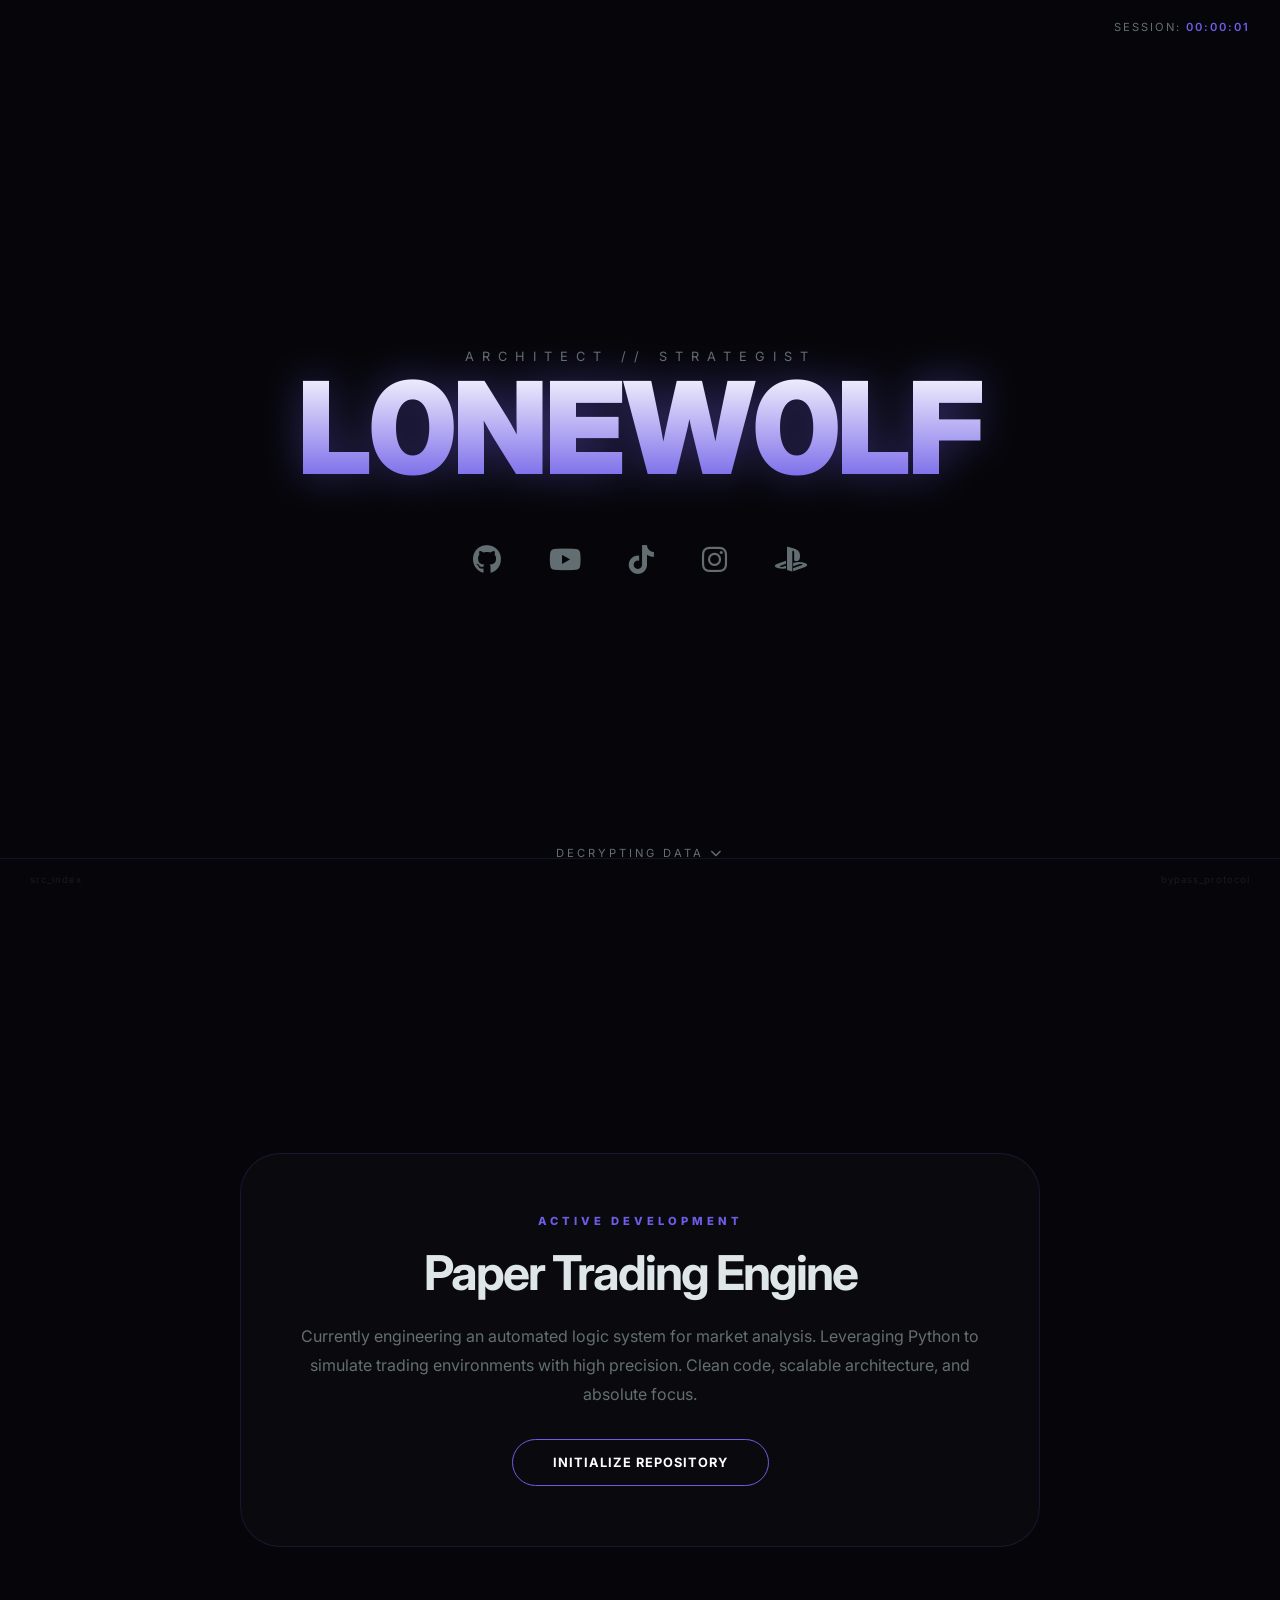
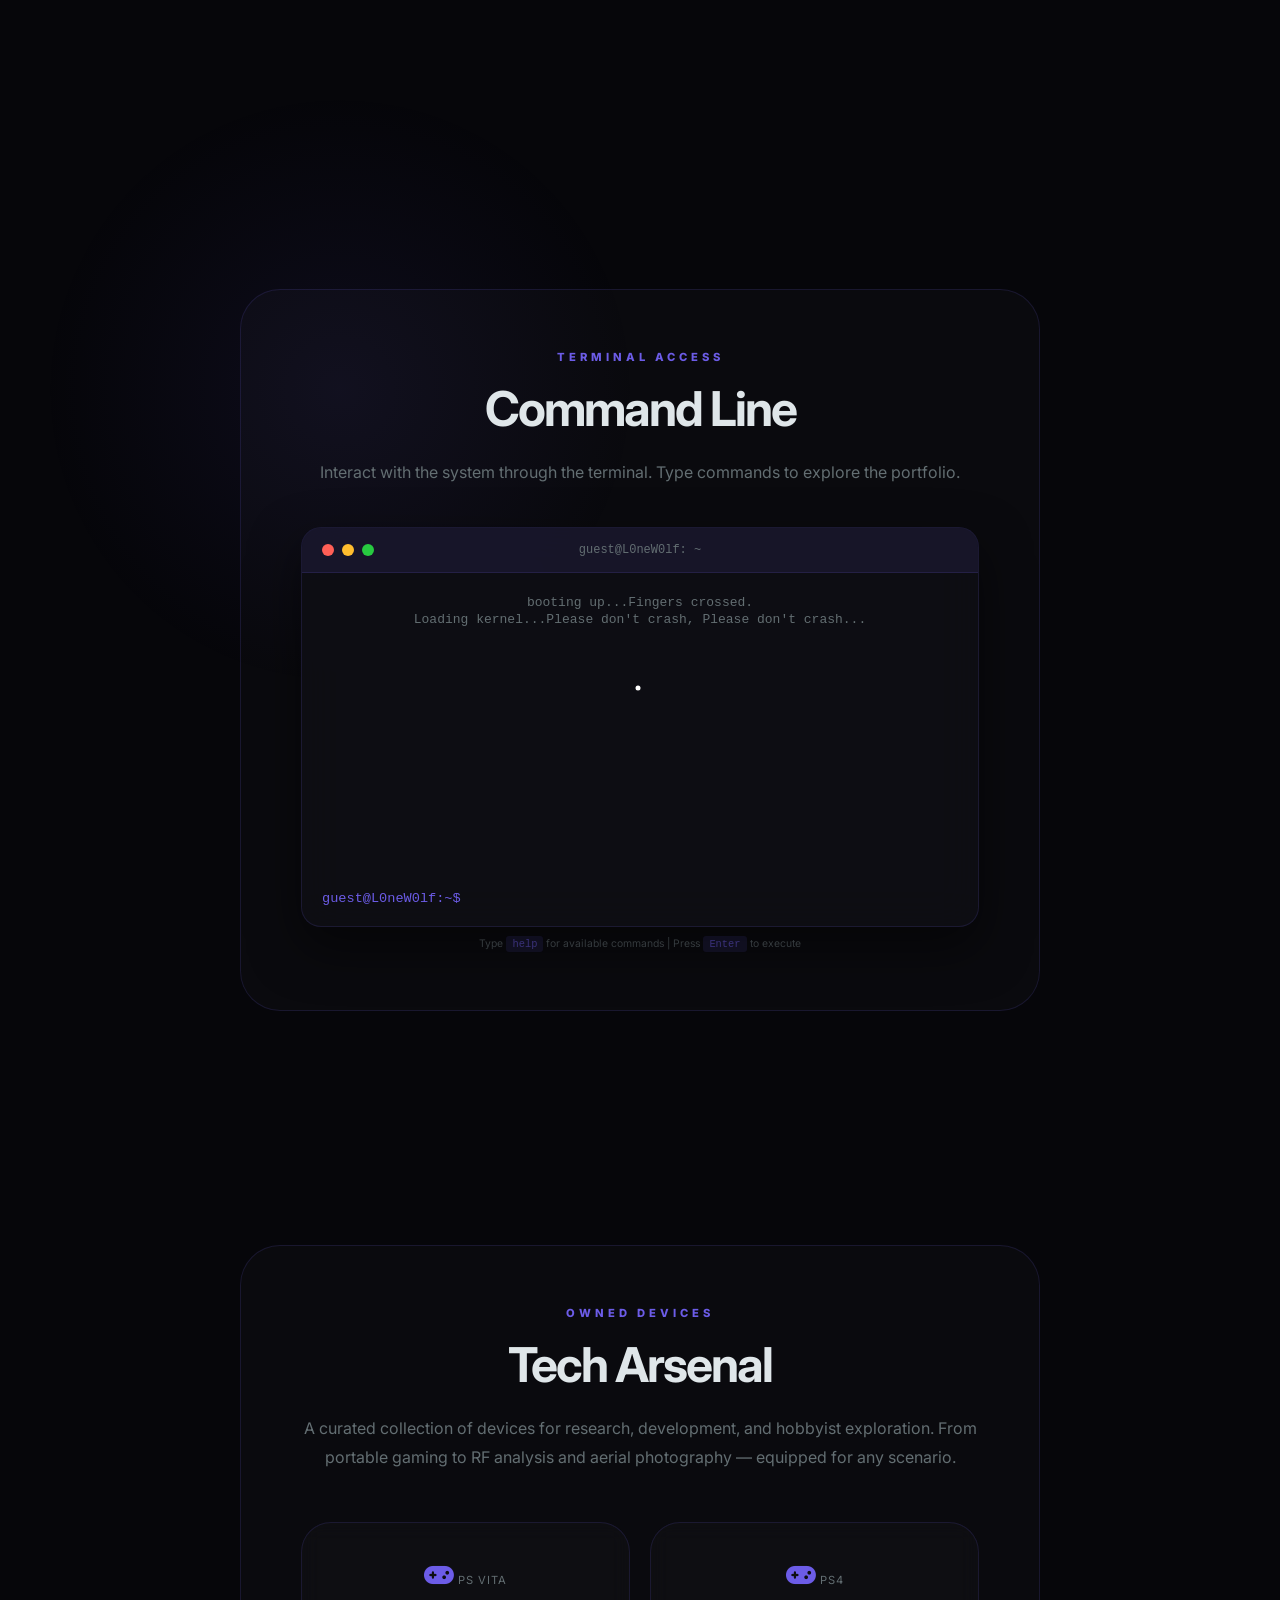
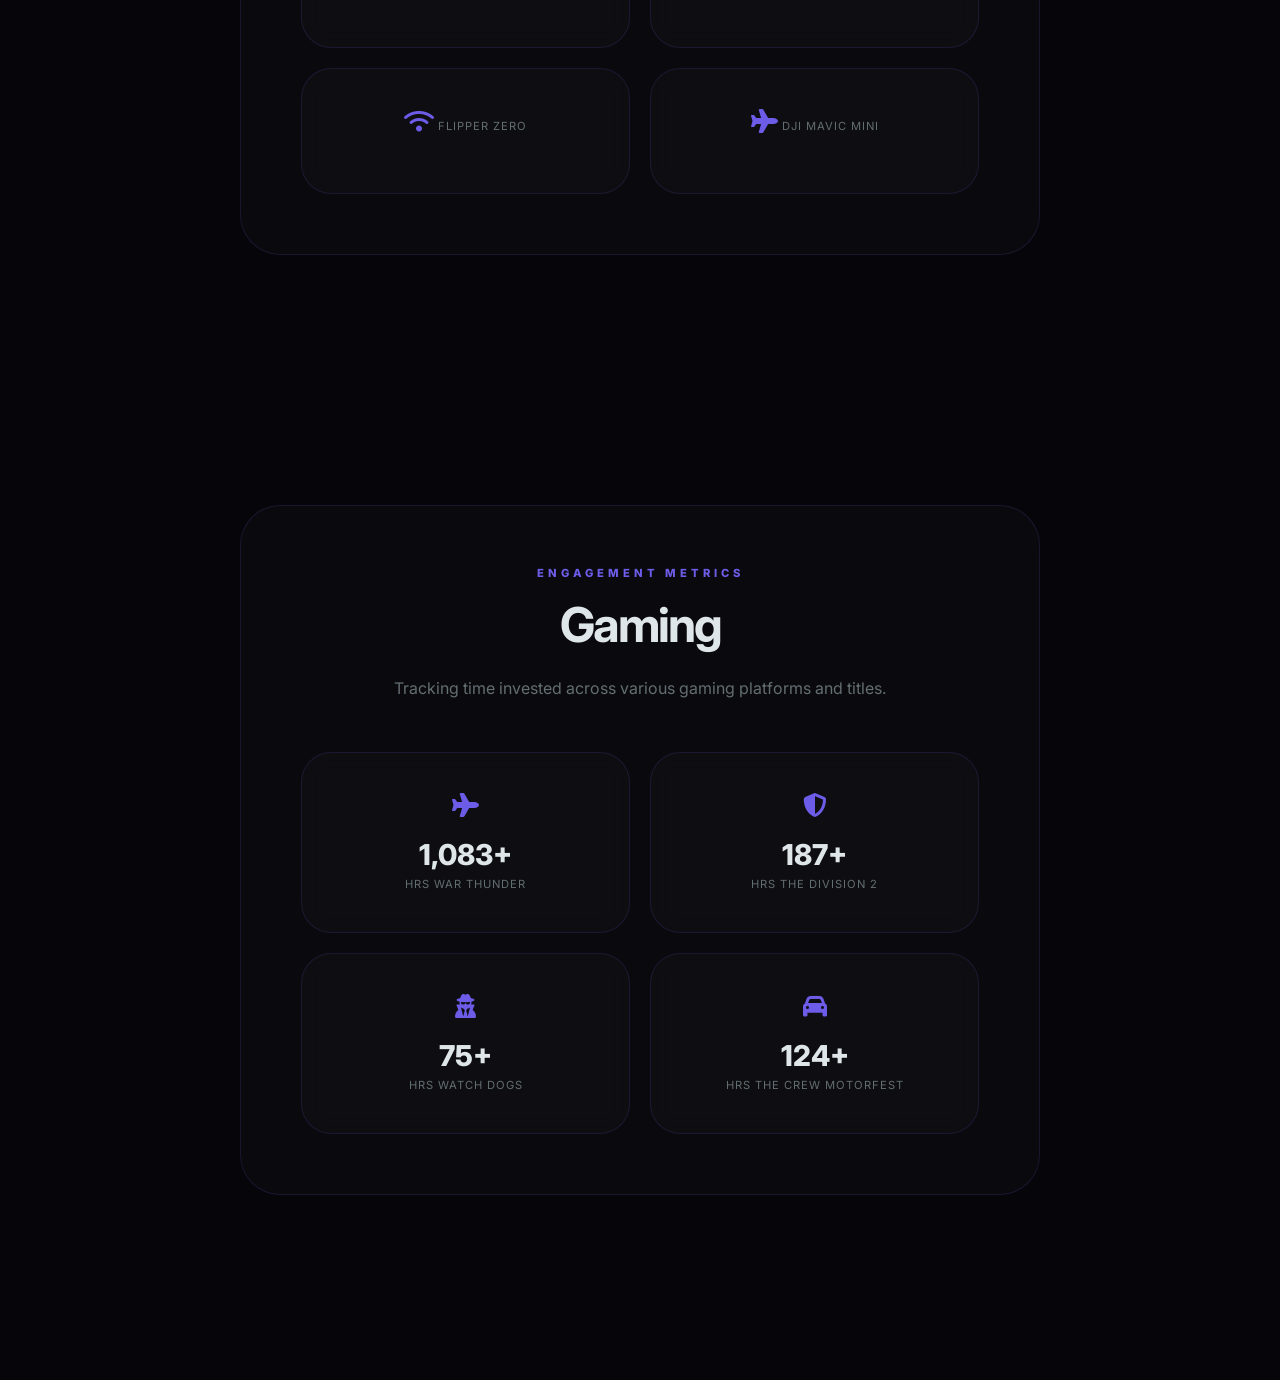
<file: index.html>
<!DOCTYPE html>
<html lang="en">
<head>
    <meta charset="UTF-8">
    <meta name="viewport" content="width=device-width, initial-scale=1.0, viewport-fit=cover">
    <title>L0neW0lf |</title>
    <link rel="stylesheet" href="https://cdnjs.cloudflare.com/ajax/libs/font-awesome/6.5.0/css/all.min.css">
    <link rel="stylesheet" href="assets/Terminal/style.css">
    <link rel="preconnect" href="https://fonts.googleapis.com">
    <link rel="preconnect" href="https://fonts.gstatic.com" crossorigin>
    <link href="https://fonts.googleapis.com/css2?family=Inter:wght@400;500;600;700;800;900&family=JetBrains+Mono:wght@400;500;600;700&display=swap" rel="stylesheet">
    <style>
        :root {
            --bg-deep: #06060a;
            --accent-purple: #6c5ce7;
            --accent-blue: #0984e3;
            --text-bright: #dfe6e9;
            --text-dim: #636e72;
            --glass: rgba(255, 255, 255, 0.02);
            --glass-border: rgba(108, 92, 231, 0.15);
            --section-padding: clamp(40px, 8vw, 80px);
            --card-padding: clamp(20px, 4vw, 40px);
            --container-max: 1100px;
        }

        * {
            margin: 0;
            padding: 0;
            box-sizing: border-box;
            cursor: none; 
        }

        /* Touch devices - disable custom cursor */
        @media (hover: none) and (pointer: coarse) {
            * { cursor: auto !important; }
            #cursor-glow, #dot { display: none !important; }
        }

        body {
            background-color: var(--bg-deep);
            color: var(--text-bright);
            font-family: 'Inter', -apple-system, BlinkMacSystemFont, sans-serif;
            overflow-x: hidden;
            overflow-y: auto;
            scroll-behavior: smooth;
            -webkit-overflow-scrolling: touch;
            padding: env(safe-area-inset-top) env(safe-area-inset-right) env(safe-area-inset-bottom) env(safe-area-inset-left);
            overscroll-behavior-y: none;
            min-height: 100vh;
            display: flex;
            justify-content: center;
        }

        #bg-video {
            position: fixed;
            top: 0;
            left: 0;
            width: 100%;
            height: 100%;
            object-fit: cover;
            z-index: -2;
            opacity: 0.45;
            filter: contrast(1.2) brightness(0.7);
            -webkit-transform: translateZ(0);
            transform: translateZ(0);
            will-change: transform;
        }

        #cursor-glow {
            position: fixed;
            width: clamp(200px, 50vw, 600px);
            height: clamp(200px, 50vw, 600px);
            background: radial-gradient(circle, rgba(108, 92, 231, 0.08) 0%, rgba(0,0,0,0) 70%);
            border-radius: 50%;
            pointer-events: none;
            z-index: -1;
            transform: translate(-50%, -50%) translateZ(0);
            -webkit-transform: translate(-50%, -50%) translateZ(0);
            will-change: transform;
        }

        #dot {
            width: 5px;
            height: 5px;
            background: #fff;
            position: fixed;
            border-radius: 50%;
            pointer-events: none;
            z-index: 1000;
            transform: translate(-50%, -50%);
            -webkit-transform: translate(-50%, -50%);
        }

        .wrapper {
            display: flex;
            flex-direction: column;
            align-items: center;
            width: 100%;
            max-width: var(--container-max);
            padding: 0 clamp(12px, 3vw, 20px);
            padding-bottom: 80px;
        }

        section {
            min-height: 100vh;
            min-height: 100dvh;
            width: 100%;
            display: flex;
            flex-direction: column;
            justify-content: center;
            align-items: center;
            opacity: 0;
            transform: translateY(40px);
            transition: all 1.2s cubic-bezier(0.16, 1, 0.3, 1);
            padding: var(--section-padding) clamp(12px, 3vw, 20px);
        }

        section.visible {
            opacity: 1;
            transform: translateY(0);
        }

        /* Hero Slide Down Fade In Animation */
        @keyframes slideDownFadeIn {
            0% {
                opacity: 0;
                transform: translateY(-40px);
            }
            100% {
                opacity: 1;
                transform: translateY(0);
            }
        }

        .hero h1 {
            font-size: clamp(2.5rem, 12vw, 8rem);
            font-weight: 900;
            letter-spacing: -3px;
            text-transform: uppercase;
            background: linear-gradient(to bottom, #fff, var(--accent-purple));
            background-clip: text;
            -webkit-background-clip: text;
            -webkit-text-fill-color: transparent;
            filter: drop-shadow(0 0 20px rgba(108, 92, 231, 0.4));
            line-height: 1;
            text-align: center;
            opacity: 0;
            transform: translateY(-40px);
            animation: slideDownFadeIn 1.5s cubic-bezier(0.22, 1, 0.36, 1) 0.8s forwards;
        }

        .hero .subtitle {
            margin-top: clamp(15px, 4vw, 25px);
            font-size: clamp(0.65rem, 2vw, 0.8rem);
            text-transform: uppercase;
            letter-spacing: clamp(4px, 2vw, 8px);
            color: var(--text-dim);
            text-align: center;
            opacity: 0;
            transform: translateY(-40px);
            animation: slideDownFadeIn 1.5s cubic-bezier(0.22, 1, 0.36, 1) 0.3s forwards;
        }

        .socials {
            display: flex;
            flex-wrap: wrap;
            justify-content: center;
            gap: clamp(1.2rem, 4vw, 3rem);
            margin-top: clamp(30px, 8vw, 50px);
            padding: 0 10px;
            opacity: 0;
            transform: translateY(-40px);
            animation: slideDownFadeIn 1.5s cubic-bezier(0.22, 1, 0.36, 1) 1.3s forwards;
        }

        .socials a {
            color: var(--text-dim);
            font-size: clamp(1.4rem, 4vw, 1.8rem);
            transition: 0.4s cubic-bezier(0.175, 0.885, 0.32, 1.275);
        }

        .socials a:hover {
            color: var(--accent-purple);
            transform: scale(1.3) translateY(-5px);
            filter: drop-shadow(0 0 10px var(--accent-purple));
        }

        .grid {
            display: grid;
            grid-template-columns: repeat(auto-fit, minmax(240px, 1fr));
            gap: clamp(12px, 3vw, 20px);
            width: 100%;
            margin-top: clamp(30px, 6vw, 50px);
        }

        .card {
            background: var(--glass);
            border: 1px solid var(--glass-border);
            padding: var(--card-padding);
            border-radius: clamp(16px, 4vw, 30px);
            backdrop-filter: blur(10px);
            -webkit-backdrop-filter: blur(10px);
            transition: 0.4s;
            text-align: center;
            -webkit-transform: translateZ(0);
            transform: translateZ(0);
        }

        .card:hover {
            border-color: var(--accent-purple);
            background: rgba(108, 92, 231, 0.03);
            transform: translateY(-10px);
        }

        .card i { 
            color: var(--accent-purple); 
            font-size: clamp(1.2rem, 3vw, 1.5rem); 
            margin-bottom: clamp(12px, 3vw, 20px); 
        }
        .card .num { 
            display: block; 
            font-size: clamp(1.4rem, 4vw, 1.8rem); 
            font-weight: 800; 
        }
        .card .tag { 
            font-size: clamp(0.6rem, 1.5vw, 0.7rem); 
            color: var(--text-dim); 
            text-transform: uppercase; 
            letter-spacing: 1px; 
        }

        .project-highlight {
            background: rgba(255,255,255,0.02);
            border: 1px solid var(--glass-border);
            padding: clamp(24px, 6vw, 60px);
            border-radius: clamp(20px, 5vw, 40px);
            text-align: center;
            width: 100%;
            max-width: 800px;
        }

        .project-highlight h2 {
            font-size: clamp(1.8rem, 6vw, 3rem);
            letter-spacing: -2px;
            margin-bottom: clamp(15px, 3vw, 20px);
        }

        .project-highlight p {
            color: var(--text-dim);
            line-height: 1.8;
            font-size: clamp(0.85rem, 2vw, 1rem);
        }

        .project-highlight .label {
            color: var(--accent-purple);
            font-weight: 800;
            font-size: clamp(0.6rem, 1.5vw, 0.7rem);
            letter-spacing: 4px;
            margin-bottom: 15px;
            display: block;
        }

        .btn-main {
            margin-top: clamp(20px, 5vw, 30px);
            padding: clamp(12px, 3vw, 15px) clamp(24px, 6vw, 40px);
            border: 1px solid var(--accent-purple);
            border-radius: 100px;
            color: #fff;
            text-decoration: none;
            font-weight: 700;
            font-size: clamp(0.7rem, 1.5vw, 0.8rem);
            letter-spacing: 1px;
            transition: 0.3s;
            display: inline-block;
        }

        .btn-main:hover {
            background: var(--accent-purple);
            box-shadow: 0 0 30px rgba(108, 92, 231, 0.4);
        }

        .ghost-link {
            font-size: 0.6rem;
            color: #1a1a1f;
            text-decoration: none;
            transition: 0.5s;
            letter-spacing: 1px;
        }

        .ghost-link:hover {
            color: var(--text-dim);
            text-shadow: 0 0 8px var(--accent-purple);
        }

        .g-left { left: 0; }
        .g-right { right: 0; }

        .footer {
            position: fixed;
            bottom: 0;
            left: 0;
            width: 100%;
            background: var(--bg-deep);
            border-top: 1px solid var(--glass-border);
            display: flex;
            justify-content: space-between;
            align-items: center;
            padding: 15px 30px;
            padding-bottom: calc(15px + env(safe-area-inset-bottom));
            z-index: 100;
            -webkit-transform: translateZ(0);
            transform: translateZ(0);
        }

        .scroll-indicator {
            position: absolute;
            bottom: 40px;
            font-size: clamp(0.6rem, 1.5vw, 0.7rem);
            color: var(--text-dim);
            letter-spacing: 3px;
            opacity: 0;
            animation: slideDownFadeIn 1.5s cubic-bezier(0.22, 1, 0.36, 1) 1.8s forwards, pulse 2s 3s infinite;
        }

        @keyframes pulse {
            0%, 100% { opacity: 0.3; transform: translateY(0); }
            50% { opacity: 1; transform: translateY(10px); }
        }

        #session-timer {
            position: fixed;
            top: clamp(10px, 3vw, 20px);
            right: clamp(12px, 3vw, 30px);
            font-size: clamp(0.6rem, 1.5vw, 0.7rem);
            color: var(--text-dim);
            letter-spacing: 2px;
            z-index: 9999;
        }

        #session-timer span {
            color: var(--accent-purple);
            font-weight: 600;
        }

        /* Terminal Styles */
        .terminal-window, .terminal-container {
            background: rgba(15, 15, 20, 0.85);
            border: 1px solid var(--glass-border);
            border-radius: clamp(12px, 3vw, 20px);
            width: 100%;
            max-width: 700px;
            overflow: hidden;
            backdrop-filter: blur(20px);
            -webkit-backdrop-filter: blur(20px);
            margin-top: clamp(24px, 5vw, 40px);
            display: flex;
            flex-direction: column;
            min-height: 400px;
            max-height: 90dvh;
            box-shadow: 0 20px 50px rgba(0, 0, 0, 0.5);
            width: 100%;
            max-width: 700px;
            overflow: hidden;
            backdrop-filter: blur(20px);
            -webkit-backdrop-filter: blur(20px);
            margin-top: clamp(24px, 5vw, 40px);
            display: flex;
            flex-direction: column;
            min-height: 400px;
            max-height: 90vh;
            max-height: 90dvh;
            box-shadow: 0 20px 50px rgba(0, 0, 0, 0.5);
        }

        .terminal-header {
            display: flex;
            align-items: center;
            padding: clamp(10px, 2.5vw, 15px) clamp(12px, 3vw, 20px);
            background: rgba(108, 92, 231, 0.1);
            border-bottom: 1px solid var(--glass-border);
            flex-shrink: 0;
        }

        .terminal-buttons {
            display: flex;
            gap: 8px;
            position: absolute;
            left: clamp(12px, 3vw, 20px);
        }

        .terminal-btn {
            width: clamp(10px, 2vw, 12px);
            height: clamp(10px, 2vw, 12px);
            border-radius: 50%;
            cursor: pointer;
            transition: opacity 0.2s ease;
        }

        .terminal-btn:hover { opacity: 0.8; }
        .terminal-btn.red, .terminal-btn.close { background: #ff5f56; }
        .terminal-btn.yellow, .terminal-btn.minimize { background: #ffbd2e; }
        .terminal-btn.green, .terminal-btn.maximize { background: #27ca40; }

        .terminal-title {
            flex: 1;
            text-align: center;
            font-family: 'Fira Code', 'Consolas', monospace;
            font-size: clamp(0.6rem, 1.5vw, 0.75rem);
            color: var(--text-dim);
        }

        .terminal-body {
            padding: clamp(12px, 3vw, 20px);
            font-family: 'Fira Code', 'Consolas', monospace;
            font-size: clamp(0.7rem, 2vw, 0.85rem);
            min-height: 150px;
            overflow-y: auto;
            flex: 1;
            display: flex;
            flex-direction: column;
            -webkit-overflow-scrolling: touch;
        }

        .terminal-line { margin-bottom: 8px; line-height: 1.6; }
        .terminal-prompt, .prompt { color: var(--accent-purple); margin-right: 8px; white-space: nowrap; font-weight: 500; }

        .terminal-input-line {
            display: flex;
            align-items: center;
            flex-wrap: wrap;
            margin-top: auto;
            padding-top: 12px;
        }

        .terminal-input, #command-input {
            flex: 1;
            min-width: 100px;
            background: transparent;
            border: none;
            outline: none;
            color: var(--text-bright);
            font-family: inherit;
            font-size: inherit;
            caret-color: var(--accent-purple);
        }

        .terminal-output {
            margin-bottom: 15px;
            flex: 1;
            overflow-y: auto;
            white-space: pre-wrap;
            word-wrap: break-word;
            -webkit-overflow-scrolling: touch;
        }

        .terminal-output .command { color: var(--text-bright); }
        .terminal-output .output { color: var(--text-dim); margin-bottom: 8px; }
        .terminal-output .error { color: #ff7b72; }
        .terminal-output .warning { color: #d29922; }
        .terminal-output .info { color: var(--accent-blue); }
        .terminal-output .success { color: #3fb950; }

        .terminal-output a {
            color: var(--accent-blue);
            text-decoration: none;
            transition: color 0.2s ease;
        }

        .terminal-output a:hover { color: #79c0ff; text-decoration: underline; }

        .terminal-hint {
            font-size: clamp(0.55rem, 1.5vw, 0.65rem);
            color: var(--text-dim);
            opacity: 0.5;
            margin-top: clamp(8px, 2vw, 10px);
            text-align: center;
            padding: 0 10px;
        }

        .terminal-hint kbd {
            background: rgba(108, 92, 231, 0.2);
            padding: 2px 6px;
            border-radius: 3px;
            color: var(--accent-purple);
        }

        /* iOS-specific fixes */
        @supports (-webkit-touch-callout: none) {
            .terminal-body {
                overflow-y: scroll;
                -webkit-overflow-scrolling: touch;
            }
            
            .terminal-output {
                -webkit-overflow-scrolling: touch;
            }
        }

        /* Touch device optimizations */
        @media (hover: none) and (pointer: coarse) {
            .terminal-body {
                padding-bottom: 20px;
            }
            
            .terminal-input-line {
                position: sticky;
                bottom: 0;
                background: rgba(22, 27, 34, 0.95);
                -webkit-backdrop-filter: blur(10px);
            }
        }

        /* Hide Scrollbar - Keep scrolling functionality */
        .terminal-output,
        .terminal-body {
            scrollbar-width: none; /* Firefox */
            -ms-overflow-style: none;  /* IE and Edge */
            -webkit-overflow-scrolling: touch; /* iOS smooth scrolling */
        }

        .terminal-output::-webkit-scrollbar,
        .terminal-body::-webkit-scrollbar {
            display: none; /* Chrome, Safari, Opera */
        }

        .ascii-art { color: var(--text-bright); font-size: 10px; line-height: 1.1; margin-bottom: 16px; font-family: 'JetBrains Mono', monospace; }
        .welcome-message { color: var(--text-bright); margin-bottom: 16px; }
        .welcome-message .title { font-size: 18px; color: var(--accent-blue); margin-bottom: 8px; }

        .output-table { border-collapse: collapse; width: 100%; margin: 12px 0; }
        .output-table th, .output-table td { border: 1px solid var(--glass-border); padding: 8px 12px; text-align: left; }
        .output-table th { background-color: rgba(108, 92, 231, 0.1); color: var(--text-dim); font-weight: 500; }
        .output-table tr:hover { background-color: rgba(108, 92, 231, 0.05); }

        .help-command { color: var(--accent-blue); min-width: 140px; display: inline-block; margin-right: 8px; }
        .help-description { color: var(--text-dim); }
        .boot-message { color: var(--text-dim); font-size: 13px; margin: 2px 0; }
        .boot-success { color: #3fb950; font-size: 16px; font-weight: 600; margin: 4px 0; }
        .glow { text-shadow: 0 0 8px rgba(108, 92, 231, 0.4); }
        .admin-glow { text-shadow: 0 0 8px rgba(255, 123, 114, 0.4); }

        .password-input { background: transparent !important; border: none !important; color: #d29922 !important; font-family: 'JetBrains Mono', monospace !important; font-size: inherit !important; outline: none !important; }

        .loading { display: inline-block; }
        .loading::after { content: ''; animation: dots 1.5s steps(4, end) infinite; }
        @keyframes dots { 0%, 20% { content: ''; } 40% { content: '.'; } 60% { content: '..'; } 80%, 100% { content: '...'; } }

        .glitch { animation: glitch-shake 0.3s cubic-bezier(.36,.07,.19,.97) both; border-color: #ff3333 !important; box-shadow: 0 0 30px rgba(255, 51, 51, 0.4) !important; }
        @keyframes glitch-shake { 0% { transform: translate(0); } 10% { transform: translate(-5px, 5px); } 20% { transform: translate(5px, -5px); } 30% { transform: translate(-5px, 0); } 40% { transform: translate(5px, 5px); } 50% { transform: translate(-5px, -5px); } 60% { transform: translate(5px, 0); } 70% { transform: translate(0, 5px); } 80% { transform: translate(-5px, -5px); } 90% { transform: translate(5px, 5px); } 100% { transform: translate(0); } }

        @media (max-width: 600px) {
            .terminal-window, .terminal-container { height: 95vh; max-height: none; border-radius: 8px; min-height: auto; }
            .terminal-header { padding: 10px 12px; }
            .terminal-btn { width: 10px; height: 10px; }
            .terminal-buttons { gap: 6px; left: 12px; }
            .terminal-title { font-size: 11px; }
            .terminal-body { padding: 10px 12px; font-size: 12px; min-height: 100px; max-height: none; padding-bottom: 60px; }
            .terminal-prompt, .prompt { font-size: 11px; }
            .terminal-input, #command-input { font-size: 12px; }
            .ascii-art { font-size: 6px; }
            .welcome-message .title { font-size: 14px; }
            .output-table th, .output-table td { padding: 4px 6px; font-size: 11px; }
            .help-command { min-width: 100px; font-size: 11px; }
            .terminal-hint { font-size: 0.5rem; }
        }

        @media (min-width: 601px) and (max-width: 900px) {
            .terminal-window, .terminal-container { max-width: 95%; }
            .terminal-body { font-size: 14px; }
            .terminal-input, #command-input { font-size: 13px; }
        }

        @media (max-width: 480px) {
            .hero h1 { font-size: 2.5rem; letter-spacing: -2px; }
            .hero .subtitle { font-size: 0.6rem; letter-spacing: 3px; }
            .socials { gap: 1.2rem; }
            .socials a { font-size: 1.4rem; }
            .project-highlight { padding: 20px; }
            .card { padding: 20px; }
            .footer { padding: 12px 15px; }
        }

        @media (prefers-reduced-motion: reduce) {
            * { transition: none !important; animation: none !important; }
            section { opacity: 1; transform: none; }
        }
    </style>
</head>
<body>

    <video id="bg-video" autoplay muted loop playsinline>
        <source src="assets/wolf_anim.mp4" type="video/mp4">
    </video>

    <div id="cursor-glow"></div>
    <div id="dot"></div>

    <div id="session-timer">SESSION: <span id="timer">00:00:00</span></div>

    <div class="wrapper">
        <section class="hero visible">
            <span class="subtitle">Architect // Strategist</span>
            <h1>L0neW0lf</h1>
            
            <div class="socials">
                <a href="https://github.com/mohameddodda" target="_blank"><i class="fab fa-github"></i></a>
                <a href="https://www.youtube.com/@mohameddodda" target="_blank"><i class="fab fa-youtube"></i></a>
                <a href="https://www.tiktok.com/@asomebody000" target="_blank"><i class="fab fa-tiktok"></i></a>
                <a href="https://www.instagram.com/mohameddodda_" target="_blank"><i class="fab fa-instagram"></i></a>
                <a href="https://profile.playstation.com/mohameddodda" target="_blank"><i class="fab fa-playstation"></i></a>
            </div>

            <div class="scroll-indicator">DECRYPTING DATA <i class="fas fa-chevron-down"></i></div>
        </section>

        <section>
            <div class="project-highlight">
                <span class="label">ACTIVE DEVELOPMENT</span>
                <h2>Paper Trading Engine</h2>
                <p>
                    Currently engineering an automated logic system for market analysis. 
                    Leveraging Python to simulate trading environments with high precision. 
                    Clean code, scalable architecture, and absolute focus.
                </p>
                <a href="https://github.com/mohameddodda/Paper_trading_bot" target="_blank" class="btn-main">INITIALIZE REPOSITORY</a>
            </div>
        </section>

        <section>
            <div class="project-highlight">
                <span class="label">TERMINAL ACCESS</span>
                <h2>Command Line</h2>
                <p>
                    Interact with the system through the terminal. 
                    Type commands to explore the portfolio.
                </p>

                <div class="terminal-container" id="terminal">
                    <div class="terminal-header">
                        <div class="terminal-buttons">
                            <span class="terminal-btn close"></span>
                            <span class="terminal-btn minimize"></span>
                            <span class="terminal-btn maximize"></span>
                        </div>
                        <div class="terminal-title">guest@L0neW0lf: ~</div>
                    </div>
                    <div class="terminal-body" id="terminal-body">
                        <div class="terminal-output" id="output"></div>
                        <div class="terminal-input-line">
                            <span class="prompt" id="prompt">guest@L0neW0lf:~$</span>
                            <input type="text" id="command-input" autocomplete="off" spellcheck="false">
                        </div>
                    </div>
                </div>
                <div class="terminal-hint">Type <kbd>help</kbd> for available commands | Press <kbd>Enter</kbd> to execute</div>
            </div>
        </section>

        <section>
            <div class="project-highlight">
                <span class="label">OWNED DEVICES</span>
                <h2>Tech Arsenal</h2>
                <p>
                    A curated collection of devices for research, development, and hobbyist exploration. 
                    From portable gaming to RF analysis and aerial photography — equipped for any scenario.
                </p>
                <div class="grid">
                    <div class="card">
                        <i class="fas fa-gamepad"></i>
                        <span class="tag">PS Vita</span>
                    </div>
                    <div class="card">
                        <i class="fas fa-gamepad"></i>
                        <span class="tag">PS4</span>
                    </div>
                    <div class="card">
                        <i class="fas fa-wifi"></i>
                        <span class="tag">Flipper Zero</span>
                    </div>
                    <div class="card">
                        <i class="fas fa-plane"></i>
                        <span class="tag">DJI Mavic Mini</span>
                    </div>
                </div>
            </div>
        </section>

        <section>
            <div class="project-highlight">
                <span class="label">ENGAGEMENT METRICS</span>
                <h2>Gaming</h2>
                <p>
                    Tracking time invested across various gaming platforms and titles.
                </p>

                <div class="grid">
                    <div class="card">
                        <i class="fas fa-plane"></i>
                        <span class="num"><span>1,083+</span></span>
                        <span class="tag">hrs War Thunder</span>
                    </div>
                    <div class="card">
                        <i class="fas fa-shield-alt"></i>
                        <span class="num"><span>187+</span></span>
                        <span class="tag">hrs The Division 2</span>
                    </div>
                    <div class="card">
                        <i class="fas fa-user-secret"></i>
                        <span class="num"><span>75+</span></span>
                        <span class="tag">hrs Watch Dogs</span>
                    </div>
                    <div class="card">
                        <i class="fas fa-car"></i>
                        <span class="num"><span>124+</span></span>
                        <span class="tag">hrs The Crew Motorfest</span>
                    </div>
                </div>
            </div>
        </section>
    </div>

    <footer class="footer">
        <a href="https://mohameddodda.github.io/Paper_trading_bot/" class="ghost-link g-left">src_index</a>
        <a href="https://www.youtube.com/watch?v=dEIAdXGSChY" target="_blank" class="ghost-link g-right">bypass_protocol</a>
    </footer>

    <script>
        const glow = document.getElementById('cursor-glow');
        const dot = document.getElementById('dot');

        const isTouchDevice = ('ontouchstart' in window) || (navigator.maxTouchPoints > 0);

        if (!isTouchDevice) {
            document.addEventListener('mousemove', (e) => {
                glow.style.left = e.clientX + 'px';
                glow.style.top = e.clientY + 'px';
                dot.style.left = e.clientX + 'px';
                dot.style.top = e.clientY + 'px';
            });
        }

        const observer = new IntersectionObserver((entries) => {
            entries.forEach(entry => {
                if (entry.isIntersecting) {
                    entry.target.classList.add('visible');
                }
            });
        }, { threshold: 0.2 });

        document.querySelectorAll('section').forEach(section => {
            observer.observe(section);
        });

        document.getElementById('bg-video').playbackRate = 0.5;

        const timerElement = document.getElementById('timer');
        let seconds = 0;

        setInterval(() => {
            seconds++;
            const hours = Math.floor(seconds / 3600);
            const minutes = Math.floor((seconds % 3600) / 60);
            const secs = seconds % 60;

            timerElement.textContent = 
                String(hours).padStart(2, '0') + ':' +
                String(minutes).padStart(2, '0') + ':' +
                String(secs).padStart(2, '0');
        }, 1000);
    </script>
    <script src="assets/Terminal/terminal.js"></script>
</body>
</html>
</file>
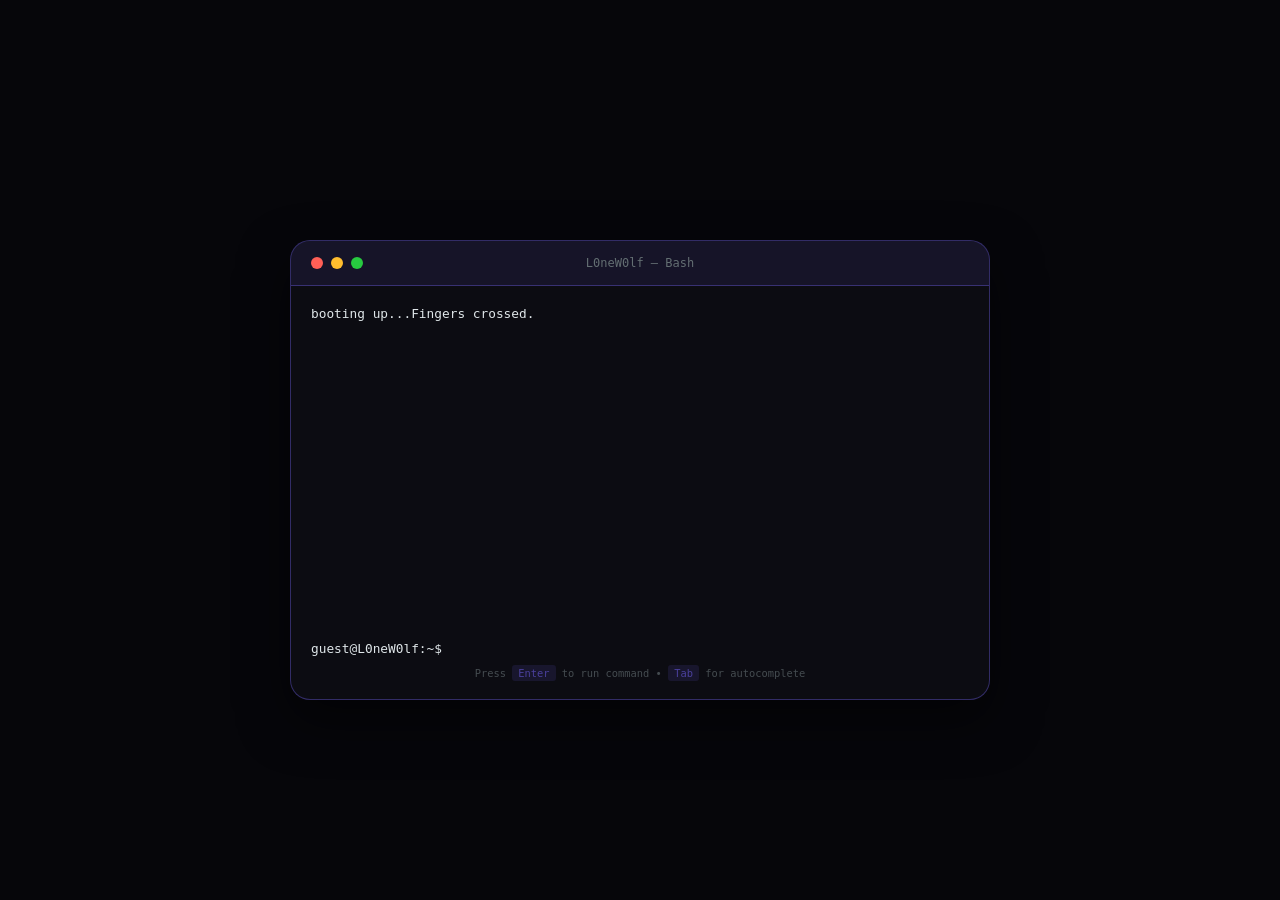
<file: assets/Terminal/index.html>
<!DOCTYPE html>
<html lang="en">
<head>
    <meta charset="UTF-8">
    <meta name="viewport" content="width=device-width, initial-scale=1.0">
    <title>Portfolio Terminal</title>
    <link rel="stylesheet" href="style.css">
    <link rel="preconnect" href="https://fonts.googleapis.com">
    <link rel="preconnect" href="https://fonts.gstatic.com" crossorigin>
    <link href="https://fonts.googleapis.com/css2?family=JetBrains+Mono:wght@400;500;600;700&display=swap" rel="stylesheet">
</head>
<body>
    <div class="terminal-window" id="terminal">
        <div class="terminal-header">
            <div class="terminal-buttons">
                <span class="terminal-btn red"></span>
                <span class="terminal-btn yellow"></span>
                <span class="terminal-btn green"></span>
            </div>
            <div class="terminal-title">L0neW0lf — Bash</div>
        </div>
        <div class="terminal-body">
            <div class="terminal-output" id="output"></div>
            <div class="terminal-input-line">
                <span class="terminal-prompt" id="prompt">guest@L0neW0lf:~$</span>
                <input type="text" class="terminal-input" id="command-input" autocomplete="off" spellcheck="false" autofocus>
            </div>
            <div class="terminal-hint">Press <kbd>Enter</kbd> to run command • <kbd>Tab</kbd> for autocomplete</div>
        </div>
    </div>
    <script src="terminal.js"></script>
</body>
</html>
</file>
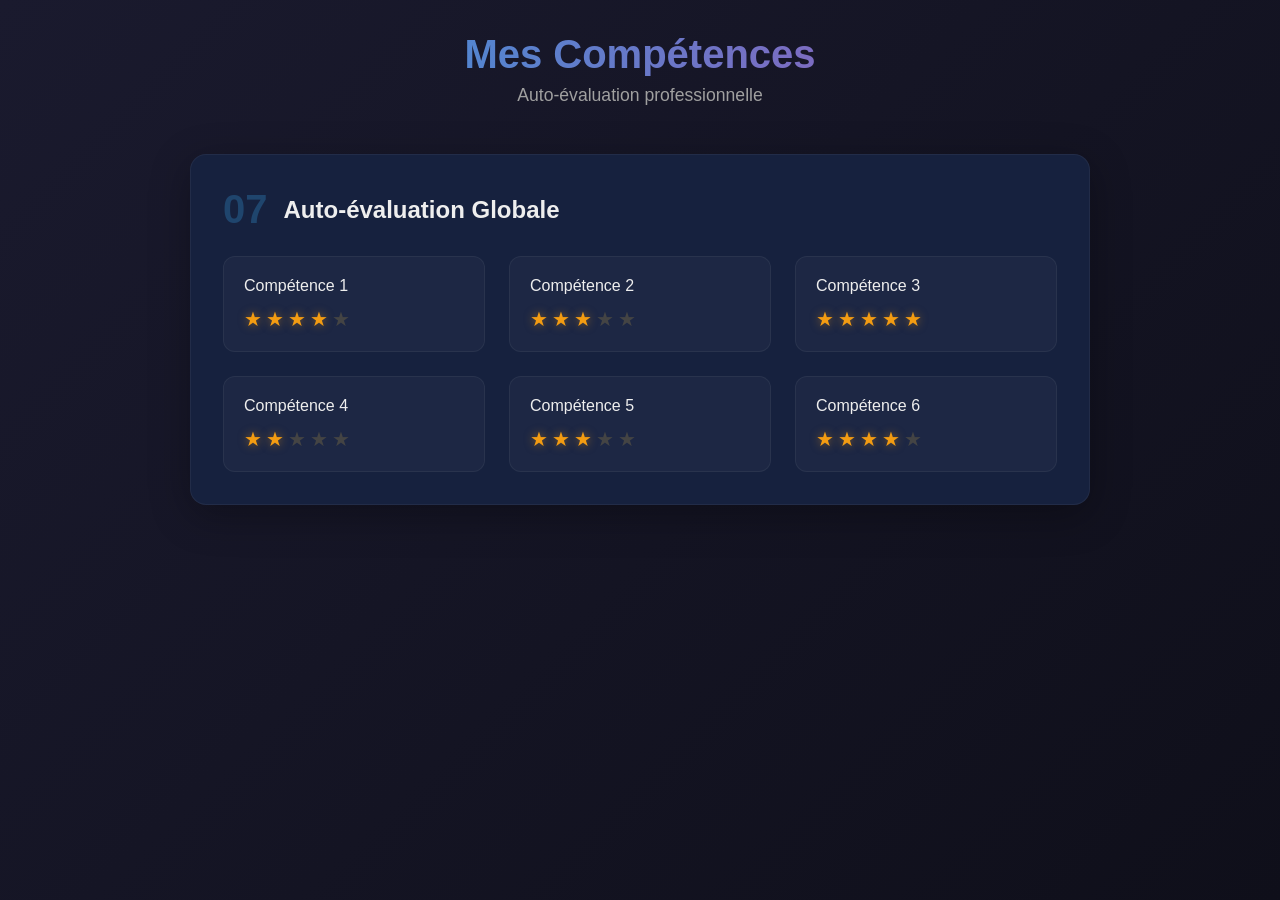
<file: competencies.html>
<!DOCTYPE html>
<html lang="fr">
<head>
    <meta charset="UTF-8">
    <meta name="viewport" content="width=device-width, initial-scale=1.0">
    <title>Compétences - Auto-évaluation</title>
    <link rel="stylesheet" href="https://cdnjs.cloudflare.com/ajax/libs/font-awesome/6.5.0/css/all.min.css">
    <style>
        :root {
            --primary: #2c3e50;
            --accent: #3498db;
            --bg-dark: #1a1a2e;
            --bg-card: #16213e;
            --text: #eee;
            --text-muted: #a0a0a0;
        }
        
        * {
            margin: 0;
            padding: 0;
            box-sizing: border-box;
        }
        
        body {
            font-family: 'Segoe UI', Tahoma, Geneva, Verdana, sans-serif;
            background: linear-gradient(135deg, var(--bg-dark) 0%, #0f0f1a 100%);
            color: var(--text);
            min-height: 100vh;
            padding: 2rem;
        }
        
        .container {
            max-width: 900px;
            margin: 0 auto;
        }
        
        header {
            text-align: center;
            margin-bottom: 3rem;
        }
        
        h1 {
            font-size: 2.5rem;
            margin-bottom: 0.5rem;
            background: linear-gradient(90deg, var(--accent), #9b59b6);
            -webkit-background-clip: text;
            -webkit-text-fill-color: transparent;
            background-clip: text;
        }
        
        .subtitle {
            color: var(--text-muted);
            font-size: 1.1rem;
        }
        
        .competency-block {
            background: var(--bg-card);
            border-radius: 16px;
            padding: 2rem;
            margin-bottom: 2rem;
            border: 1px solid rgba(255,255,255,0.05);
            box-shadow: 0 10px 40px rgba(0,0,0,0.3);
        }
        
        .block-header {
            display: flex;
            align-items: center;
            gap: 1rem;
            margin-bottom: 1.5rem;
        }
        
        .block-number {
            font-size: 2.5rem;
            font-weight: bold;
            color: var(--accent);
            opacity: 0.3;
        }
        
        .block-header h3 {
            font-size: 1.5rem;
            color: var(--text);
        }
        
        .competency-grid {
            display: grid;
            grid-template-columns: repeat(auto-fit, minmax(250px, 1fr));
            gap: 1.5rem;
        }
        
        .competency-item {
            background: rgba(255,255,255,0.03);
            padding: 1.25rem;
            border-radius: 12px;
            border: 1px solid rgba(255,255,255,0.05);
            transition: transform 0.2s, border-color 0.2s;
        }
        
        .competency-item:hover {
            transform: translateY(-2px);
            border-color: var(--accent);
        }
        
        .competency-item h4 {
            font-size: 1rem;
            margin-bottom: 0.75rem;
            color: var(--text);
            font-weight: 500;
        }
        
        .rating {
            display: flex;
            gap: 0.25rem;
        }
        
        .star {
            font-size: 1.25rem;
            color: #444;
            transition: color 0.2s;
        }
        
        .star.filled {
            color: #f39c12;
            text-shadow: 0 0 10px rgba(243, 156, 18, 0.5);
        }
        
        @media (max-width: 600px) {
            body {
                padding: 1rem;
            }
            
            h1 {
                font-size: 1.75rem;
            }
            
            .competency-block {
                padding: 1.25rem;
            }
            
            .competency-grid {
                grid-template-columns: 1fr;
            }
        }
    </style>
</head>
<body>
    <div class="container">
        <header>
            <h1>Mes Compétences</h1>
            <p class="subtitle">Auto-évaluation professionnelle</p>
        </header>

        <div class="competency-block">
            <div class="block-header">
                <div class="block-number">07</div>
                <h3>Auto-évaluation Globale</h3>
            </div>
            <div class="competency-grid">
                <div class="competency-item">
                    <h4>Compétence 1</h4>
                    <div class="rating">
                        <span class="star filled">★</span>
                        <span class="star filled">★</span>
                        <span class="star filled">★</span>
                        <span class="star filled">★</span>
                        <span class="star">★</span>
                    </div>
                </div>
                <div class="competency-item">
                    <h4>Compétence 2</h4>
                    <div class="rating">
                        <span class="star filled">★</span>
                        <span class="star filled">★</span>
                        <span class="star filled">★</span>
                        <span class="star">★</span>
                        <span class="star">★</span>
                    </div>
                </div>
                <div class="competency-item">
                    <h4>Compétence 3</h4>
                    <div class="rating">
                        <span class="star filled">★</span>
                        <span class="star filled">★</span>
                        <span class="star filled">★</span>
                        <span class="star filled">★</span>
                        <span class="star filled">★</span>
                    </div>
                </div>
                <div class="competency-item">
                    <h4>Compétence 4</h4>
                    <div class="rating">
                        <span class="star filled">★</span>
                        <span class="star filled">★</span>
                        <span class="star">★</span>
                        <span class="star">★</span>
                        <span class="star">★</span>
                    </div>
                </div>
                <div class="competency-item">
                    <h4>Compétence 5</h4>
                    <div class="rating">
                        <span class="star filled">★</span>
                        <span class="star filled">★</span>
                        <span class="star filled">★</span>
                        <span class="star">★</span>
                        <span class="star">★</span>
                    </div>
                </div>
                <div class="competency-item">
                    <h4>Compétence 6</h4>
                    <div class="rating">
                        <span class="star filled">★</span>
                        <span class="star filled">★</span>
                        <span class="star filled">★</span>
                        <span class="star filled">★</span>
                        <span class="star">★</span>
                    </div>
                </div>
            </div>
        </div>
    </div>
</body>
</html>
</file>
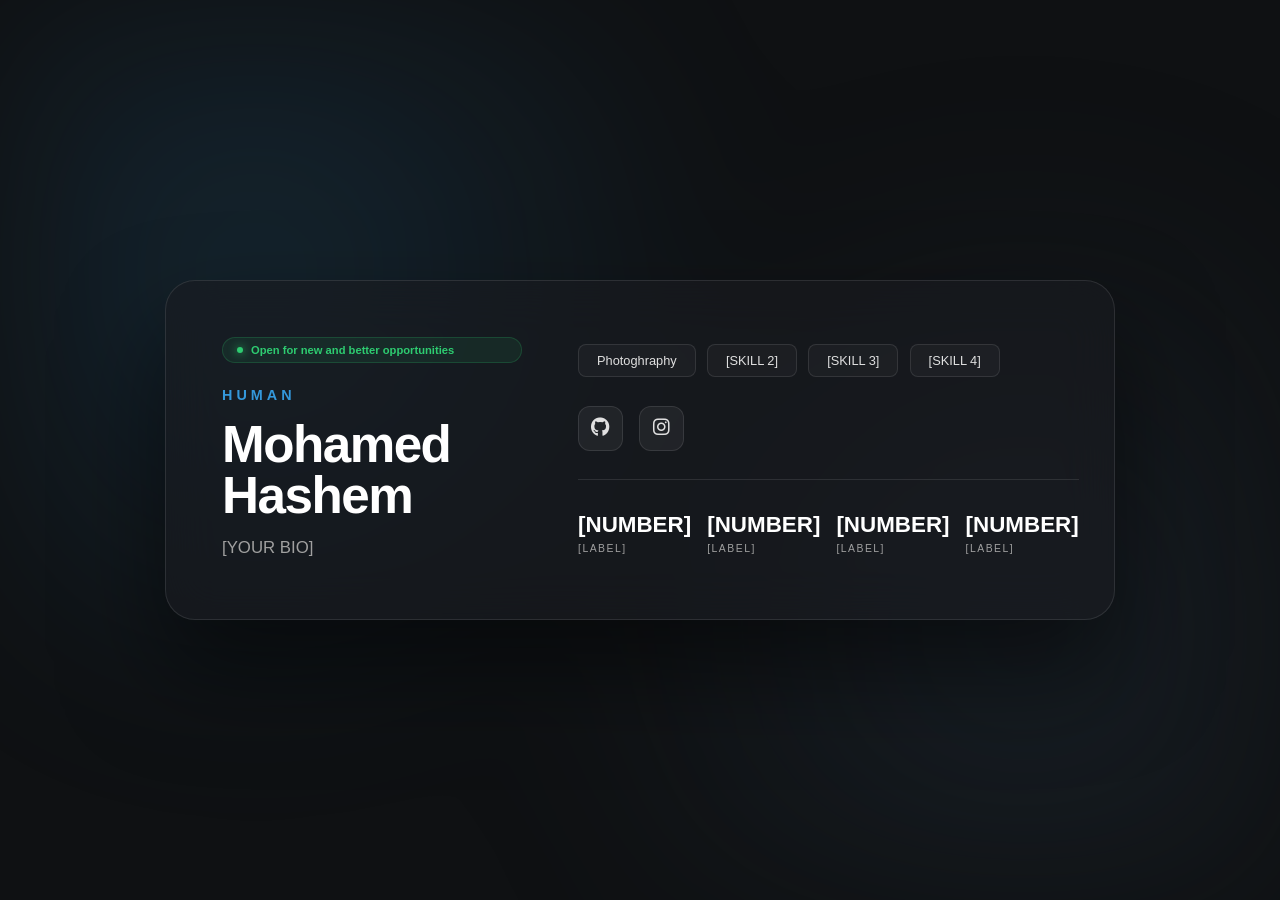
<file: creative.html>
<!DOCTYPE html>
<html lang="en">
<head>
    <meta charset="UTF-8">
    <meta name="viewport" content="width=device-width, initial-scale=1.0">
    <title>Mohamed Dodda | Professional Profile</title>
    <link rel="stylesheet" href="https://cdnjs.cloudflare.com/ajax/libs/font-awesome/6.5.0/css/all.min.css">
    <style>
        :root {
            --primary: #ffffff;
            --accent: #3498db; /* Sleek Blue */
            --text-main: #e0e0e0;
            --text-sub: #a0a0a0;
            --bg-dark: #0f1113;
            --card-bg: rgba(25, 28, 32, 0.6);
            --glass-border: rgba(255, 255, 255, 0.1);
        }

        * {
            margin: 0;
            padding: 0;
            box-sizing: border-box;
        }

        body {
            min-height: 100vh;
            display: flex;
            justify-content: center;
            align-items: center;
            font-family: 'Inter', -apple-system, BlinkMacSystemFont, "Segoe UI", Roboto, sans-serif;
            background-color: var(--bg-dark);
            color: var(--text-main);
            overflow: hidden;
            perspective: 1200px;
        }

        /* Hide scrollbar but keep functionality */
        body::-webkit-scrollbar {
            display: none;
        }
        body {
            -ms-overflow-style: none;
            scrollbar-width: none;
        }

        /* Ambient Background Gradients */
        .bg-glow {
            position: fixed;
            top: 0; left: 0; width: 100%; height: 100%;
            z-index: -1;
            background: 
                radial-gradient(circle at 20% 30%, rgba(52, 152, 219, 0.15) 0%, transparent 40%),
                radial-gradient(circle at 80% 70%, rgba(44, 62, 80, 0.3) 0%, transparent 40%);
            filter: blur(80px);
            animation: moveGlow 20s infinite alternate;
        }

        @keyframes moveGlow {
            from { transform: scale(1); }
            to { transform: scale(1.1) translate(2%, 2%); }
        }

        /* --- Main Professional Card --- */
        .master-card {
            background: var(--card-bg);
            backdrop-filter: blur(25px);
            -webkit-backdrop-filter: blur(25px);
            border: 1px solid var(--glass-border);
            border-radius: 30px;
            padding: 3.5rem;
            display: flex;
            flex-direction: row;
            gap: 3.5rem;
            box-shadow: 0 50px 100px rgba(0, 0, 0, 0.5);
            max-width: 950px;
            width: 90%;
            position: relative;
            transition: transform 0.1s ease-out;
        }

        /* Left Section */
        .card-left {
            display: flex;
            flex-direction: column;
            justify-content: center;
            min-width: 300px;
            text-align: left;
        }

        /* Right Section */
        .card-right {
            display: flex;
            flex-direction: column;
            gap: 1.8rem;
            flex: 1;
            justify-content: center;
        }

        h1 {
            font-size: 3.2rem;
            font-weight: 800;
            letter-spacing: -1.5px;
            color: var(--primary);
            margin-bottom: 0.8rem;
            line-height: 1;
        }

        .role-tag {
            font-size: 0.9rem;
            color: var(--accent);
            text-transform: uppercase;
            letter-spacing: 4px;
            font-weight: 700;
            margin-bottom: 1rem;
            display: block;
        }

        .bio {
            color: var(--text-sub);
            line-height: 1.7;
            font-size: 1.05rem;
        }

        /* --- Social Dock --- */
        .social-dock {
            display: flex;
            gap: 1rem;
        }

        .social-dock a {
            font-size: 1.2rem;
            color: var(--text-main);
            transition: all 0.4s cubic-bezier(0.175, 0.885, 0.32, 1.275);
            text-decoration: none;
            width: 45px;
            height: 45px;
            display: flex;
            align-items: center;
            justify-content: center;
            border-radius: 12px;
            background: rgba(255, 255, 255, 0.05);
            border: 1px solid var(--glass-border);
        }

        .social-dock a:hover {
            color: #fff;
            background: var(--accent);
            transform: translateY(-5px);
            box-shadow: 0 10px 20px rgba(52, 152, 219, 0.3);
        }

        /* --- Tech Stack --- */
        .skills-container {
            display: flex;
            flex-wrap: wrap;
            gap: 0.7rem;
        }

        .skill-pill {
            background: rgba(255, 255, 255, 0.03);
            padding: 8px 18px;
            border-radius: 8px;
            font-size: 0.8rem;
            font-weight: 500;
            color: var(--text-main);
            border: 1px solid var(--glass-border);
            transition: 0.3s;
        }
        
        .skill-pill:hover {
            background: rgba(255, 255, 255, 0.08);
            border-color: var(--accent);
        }

        /* --- Stats --- */
        .stats-grid {
            display: grid;
            grid-template-columns: repeat(4, 1fr);
            gap: 1rem;
            border-top: 1px solid var(--glass-border);
            padding-top: 2rem;
        }

        .stat-box { text-align: left; }

        .stat-val {
            font-weight: 700;
            font-size: 1.4rem;
            color: var(--primary);
            display: block;
        }

        .stat-label {
            font-size: 0.65rem;
            text-transform: uppercase;
            letter-spacing: 1.5px;
            color: var(--text-sub);
        }

        /* Status Badge */
        .status-badge {
            background: rgba(39, 174, 96, 0.1);
            color: #2ecc71;
            padding: 6px 14px;
            border-radius: 100px;
            font-size: 0.7rem;
            font-weight: 700;
            display: inline-flex;
            align-items: center;
            gap: 8px;
            border: 1px solid rgba(46, 204, 113, 0.2);
            margin-bottom: 1.5rem;
        }

        .dot {
            width: 6px;
            height: 6px;
            background: #2ecc71;
            border-radius: 50%;
            box-shadow: 0 0 10px #2ecc71;
        }

        @media (max-width: 850px) {
            body {
                overflow-y: auto;
            }
            /* Hide scrollbar on card but keep scrolling */
            .master-card::-webkit-scrollbar {
                display: none;
            }
            .master-card {
                -ms-overflow-style: none;
                scrollbar-width: none;
                flex-direction: column;
                padding: 2rem;
                text-align: center;
                overflow-y: auto;
                max-height: 90vh;
            }
            .card-left { text-align: center; min-width: 100%; }
            .card-right { overflow-y: visible; }
            .social-dock, .skills-container { justify-content: center; }
            .stats-grid { grid-template-columns: repeat(2, 1fr); }
            h1 { font-size: 2.5rem; }
            .status-badge { margin: 0 auto 1.5rem; }
        }
    </style>
</head>
<body>

    <div class="bg-glow"></div>

    <div class="master-card" id="card">
        <div class="card-left">
            <div class="status-badge">
                <div class="dot"></div> Open for new and better opportunities
            </div>

            <div class="header">
                <span class="role-tag">Human</span>
                <h1>Mohamed Hashem</h1>
                <p class="bio">
                    [YOUR BIO]
                </p>
            </div>
        </div>

        <div class="card-right">
            <div class="skills-container">
                <span class="skill-pill">Photoghraphy</span>
                <span class="skill-pill">[SKILL 2]</span>
                <span class="skill-pill">[SKILL 3]</span>
                <span class="skill-pill">[SKILL 4]</span>
            </div>

            <div class="social-dock">
               <a href="https://github.com/mohameddodda" target="_blank"><i class="fab fa-github"></i></a>
               <a href="https://www.instagram.com/mohameddodda_" target="_blank"><i class="fab fa-instagram"></i></a>
            </div>

            <div class="stats-grid">
                <div class="stat-box">
                    <span class="stat-val">[NUMBER]</span>
                    <span class="stat-label">[LABEL]</span>
                </div>
                <div class="stat-box">
                    <span class="stat-val">[NUMBER]</span>
                    <span class="stat-label">[LABEL]</span>
                </div>
                <div class="stat-box">
                    <span class="stat-val">[NUMBER]</span>
                    <span class="stat-label">[LABEL]</span>
                </div>
                <div class="stat-box">
                    <span class="stat-val">[NUMBER]</span>
                    <span class="stat-label">[LABEL]</span>
                </div>
            </div>
        </div>
    </div>

    <script>
        const card = document.getElementById('card');
        const motionMax = 5; 

        document.addEventListener('mousemove', (e) => {
            const cx = window.innerWidth / 2;
            const cy = window.innerHeight / 2;
            const dx = (e.clientX - cx) / cx;
            const dy = (e.clientY - cy) / cy;

            card.style.transform = `rotateY(${dx * motionMax}deg) rotateX(${-dy * motionMax}deg)`;
        });
    </script>
</body>
</html>
</file>
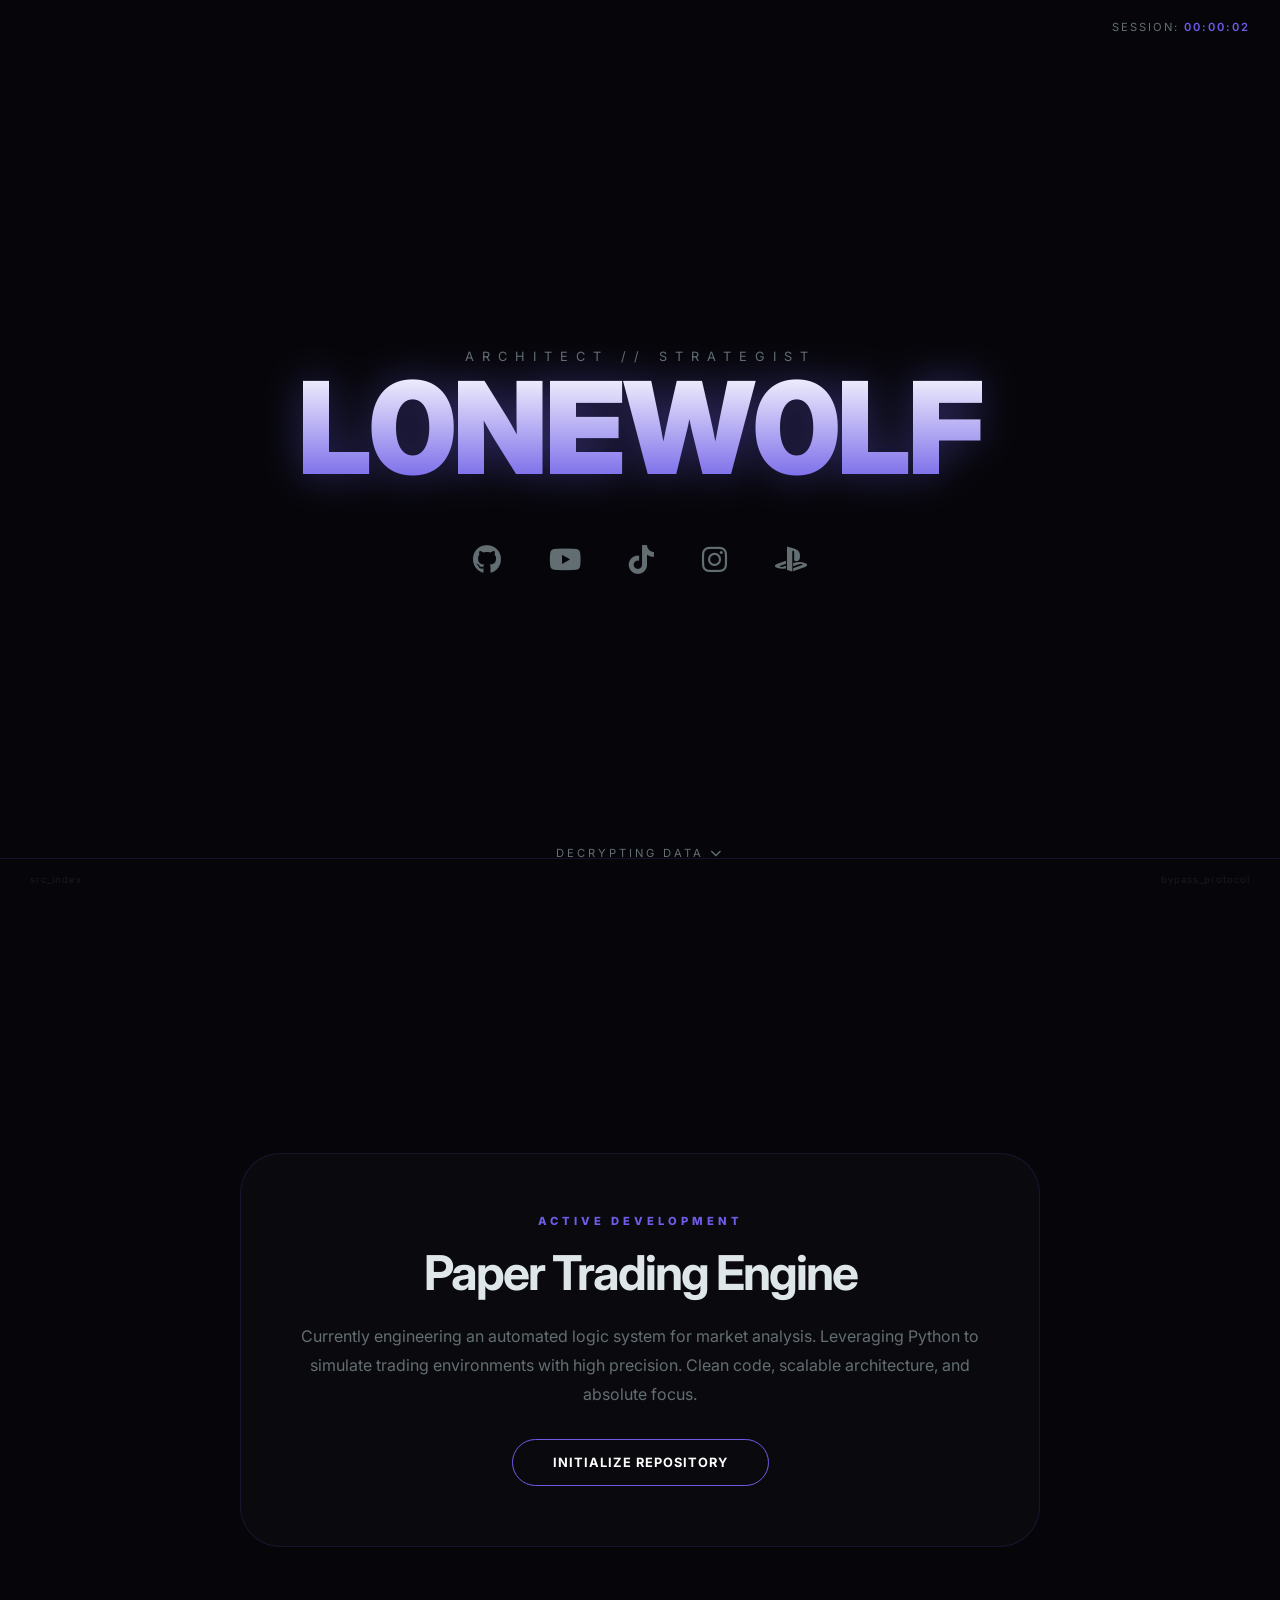
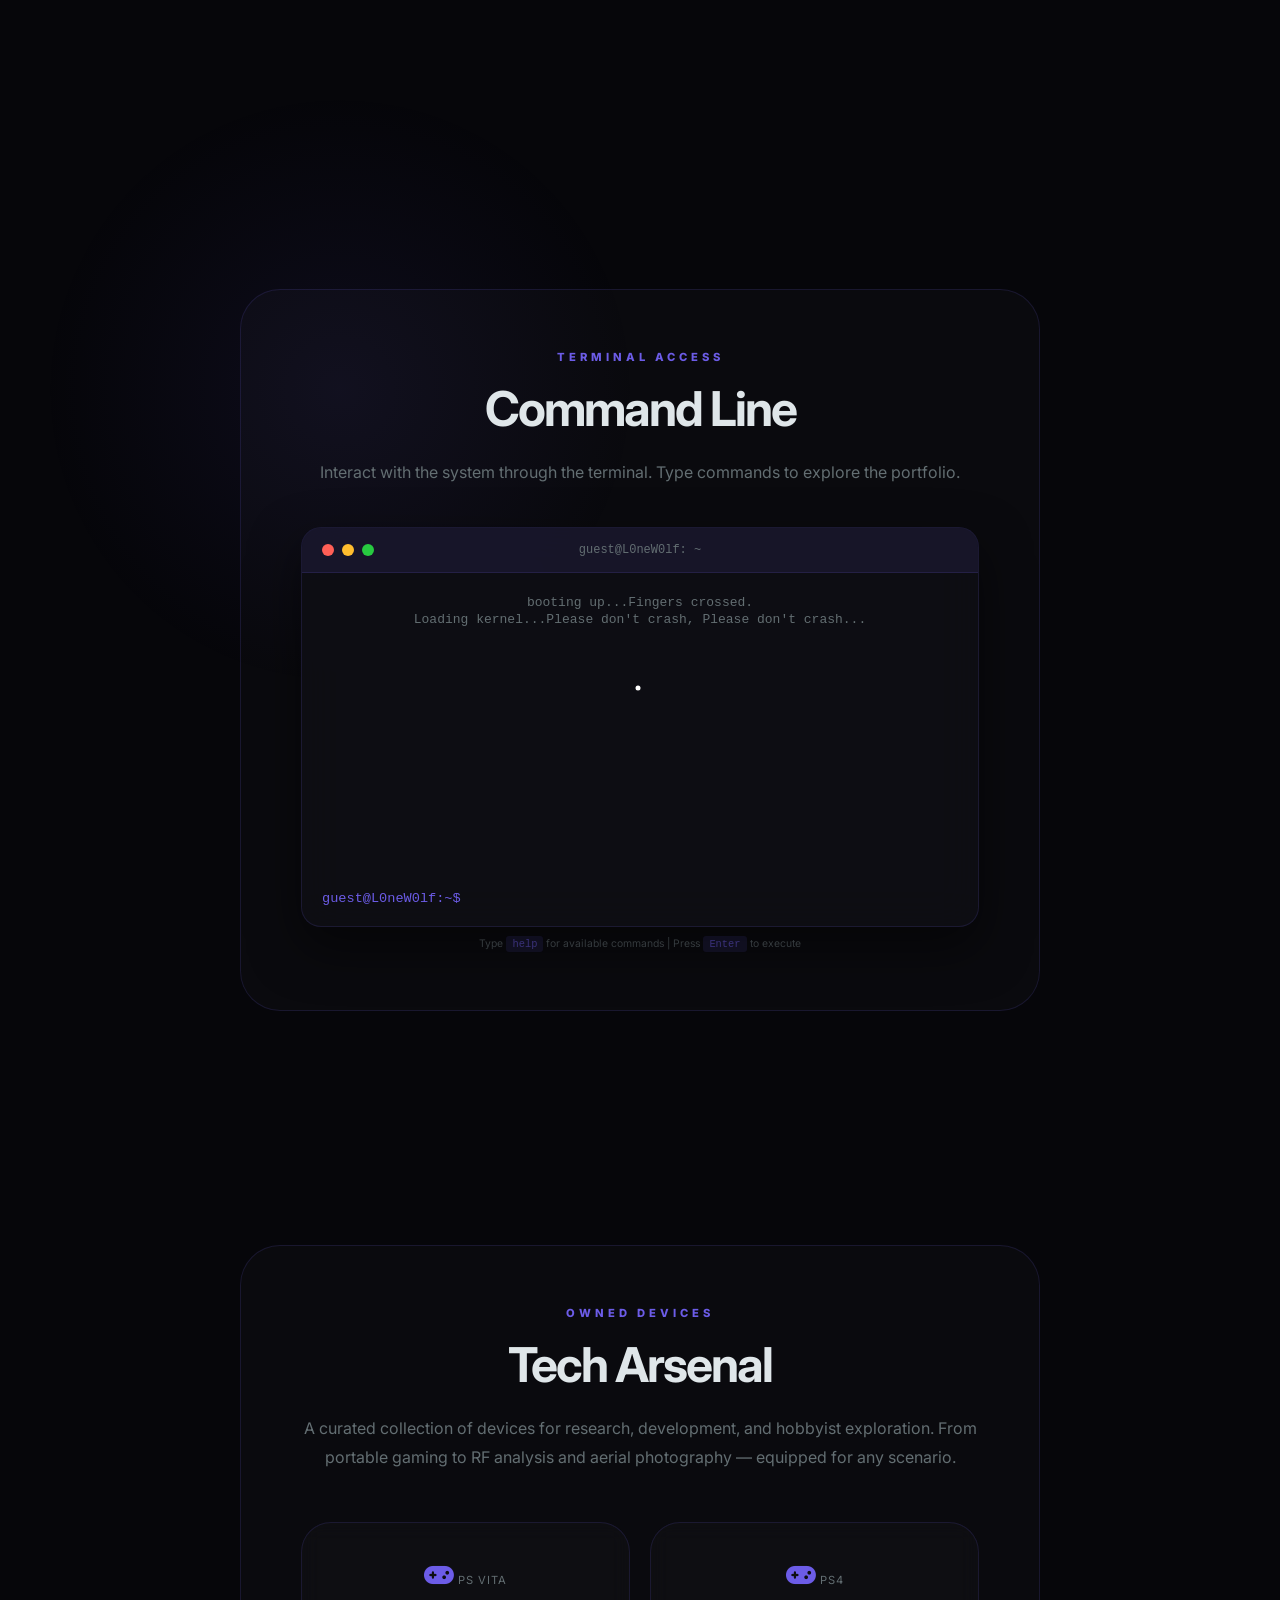
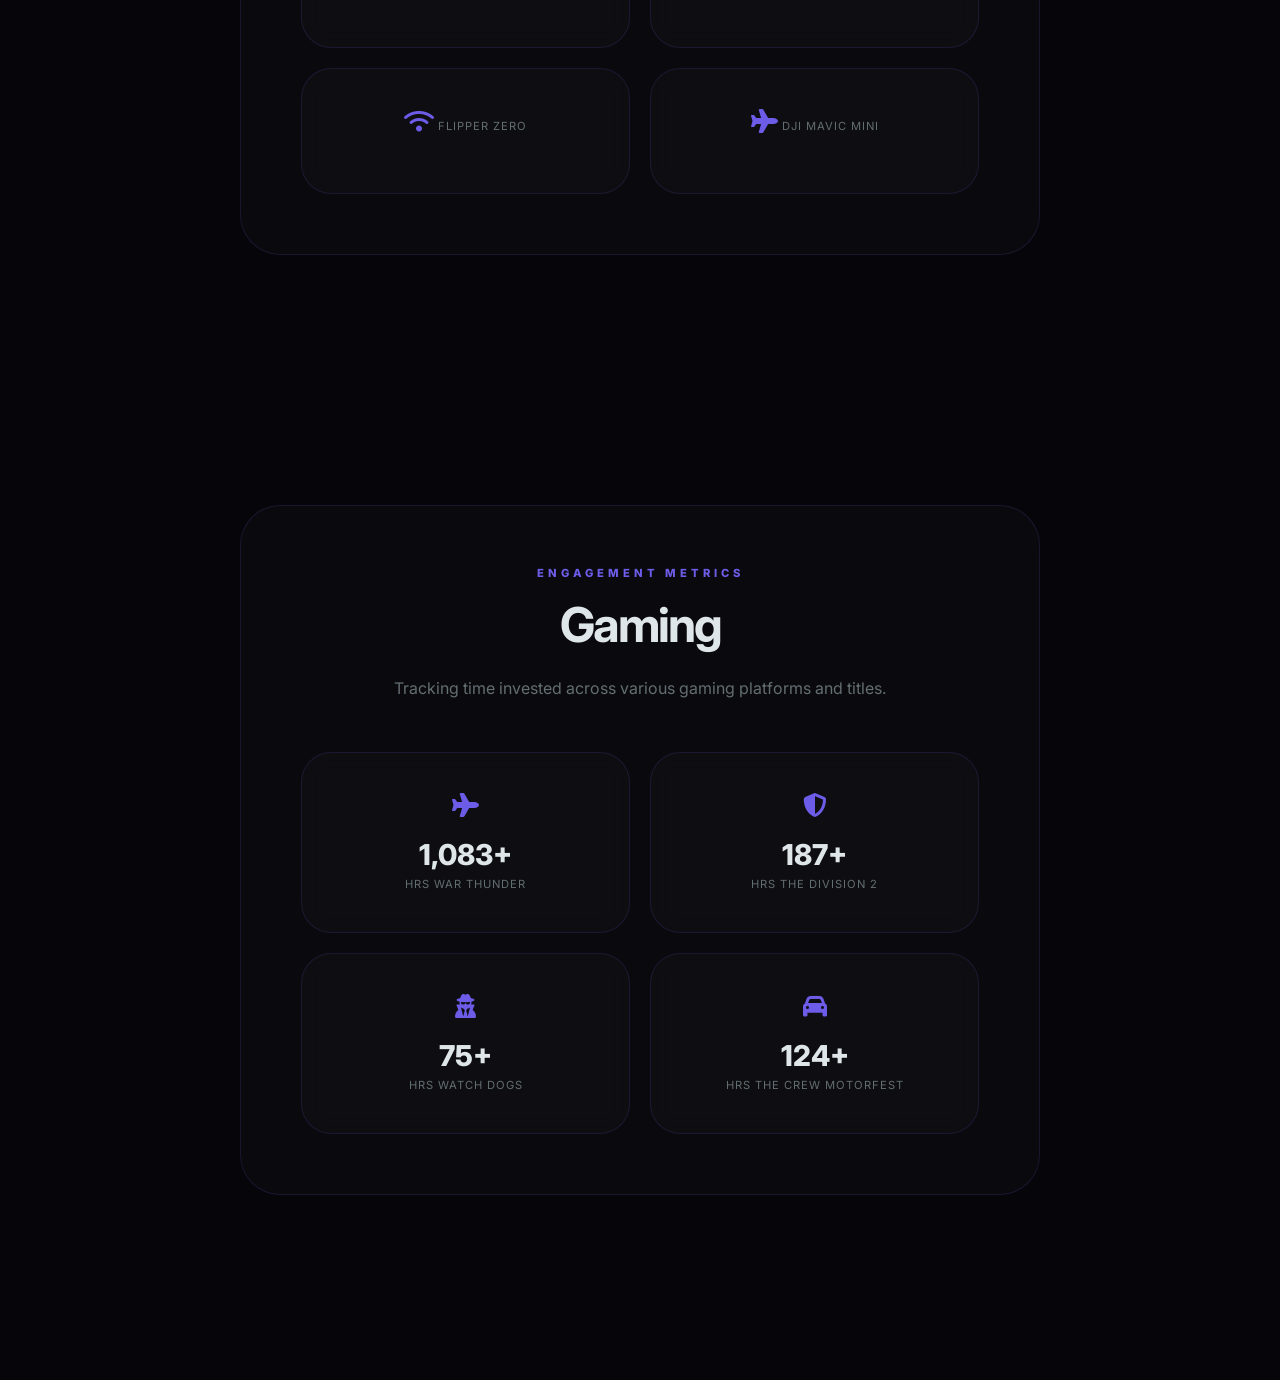
<file: testingg.html>
<!DOCTYPE html>
<html lang="en">
<head>
    <meta charset="UTF-8">
    <meta name="viewport" content="width=device-width, initial-scale=1.0, viewport-fit=cover">
    <title>L0neW0lf |</title>
    <link rel="stylesheet" href="https://cdnjs.cloudflare.com/ajax/libs/font-awesome/6.5.0/css/all.min.css">
    <link rel="stylesheet" href="assets/Terminal/style.css">
    <link rel="preconnect" href="https://fonts.googleapis.com">
    <link rel="preconnect" href="https://fonts.gstatic.com" crossorigin>
    <link href="https://fonts.googleapis.com/css2?family=Inter:wght@400;500;600;700;800;900&family=JetBrains+Mono:wght@400;500;600;700&display=swap" rel="stylesheet">
    <style>
        :root {
            --bg-deep: #06060a;
            --accent-purple: #6c5ce7;
            --accent-blue: #0984e3;
            --text-bright: #dfe6e9;
            --text-dim: #636e72;
            --glass: rgba(255, 255, 255, 0.02);
            --glass-border: rgba(108, 92, 231, 0.15);
            --section-padding: clamp(40px, 8vw, 80px);
            --card-padding: clamp(20px, 4vw, 40px);
            --container-max: 1100px;
        }

        * {
            margin: 0;
            padding: 0;
            box-sizing: border-box;
            cursor: none; 
        }

        /* Touch devices - disable custom cursor */
        @media (hover: none) and (pointer: coarse) {
            * { cursor: auto !important; }
            #cursor-glow, #dot { display: none !important; }
        }

        body {
            background-color: var(--bg-deep);
            color: var(--text-bright);
            font-family: 'Inter', -apple-system, BlinkMacSystemFont, sans-serif;
            overflow-x: hidden;
            overflow-y: auto;
            scroll-behavior: smooth;
            -webkit-overflow-scrolling: touch;
            padding: env(safe-area-inset-top) env(safe-area-inset-right) env(safe-area-inset-bottom) env(safe-area-inset-left);
            overscroll-behavior-y: none;
            min-height: 100vh;
            display: flex;
            justify-content: center;
        }

        #bg-video {
            position: fixed;
            top: 0;
            left: 0;
            width: 100%;
            height: 100%;
            object-fit: cover;
            z-index: -2;
            opacity: 0.40;
            filter: contrast(1.2) brightness(0.7);
            -webkit-transform: translateZ(0);
            transform: translateZ(0);
            will-change: transform;
        }

        #cursor-glow {
            position: fixed;
            width: clamp(200px, 50vw, 600px);
            height: clamp(200px, 50vw, 600px);
            background: radial-gradient(circle, rgba(108, 92, 231, 0.08) 0%, rgba(0,0,0,0) 70%);
            border-radius: 50%;
            pointer-events: none;
            z-index: -1;
            transform: translate(-50%, -50%) translateZ(0);
            -webkit-transform: translate(-50%, -50%) translateZ(0);
            will-change: transform;
        }

        #dot {
            width: 5px;
            height: 5px;
            background: #fff;
            position: fixed;
            border-radius: 50%;
            pointer-events: none;
            z-index: 1000;
            transform: translate(-50%, -50%);
            -webkit-transform: translate(-50%, -50%);
        }

        .wrapper {
            display: flex;
            flex-direction: column;
            align-items: center;
            width: 100%;
            max-width: var(--container-max);
            padding: 0 clamp(12px, 3vw, 20px);
            padding-bottom: 80px;
        }

        section {
            min-height: 100vh;
            min-height: 100dvh;
            width: 100%;
            display: flex;
            flex-direction: column;
            justify-content: center;
            align-items: center;
            opacity: 0;
            transform: translateY(40px);
            transition: all 1.2s cubic-bezier(0.16, 1, 0.3, 1);
            padding: var(--section-padding) clamp(12px, 3vw, 20px);
        }

        section.visible {
            opacity: 1;
            transform: translateY(0);
        }

        /* Hero Slide Down Fade In Animation */
        @keyframes slideDownFadeIn {
            0% {
                opacity: 0;
                transform: translateY(-40px);
            }
            100% {
                opacity: 1;
                transform: translateY(0);
            }
        }

        .hero h1 {
            font-size: clamp(2.5rem, 12vw, 8rem);
            font-weight: 900;
            letter-spacing: -3px;
            text-transform: uppercase;
            background: linear-gradient(to bottom, #fff, var(--accent-purple));
            background-clip: text;
            -webkit-background-clip: text;
            -webkit-text-fill-color: transparent;
            filter: drop-shadow(0 0 20px rgba(108, 92, 231, 0.4));
            line-height: 1;
            text-align: center;
            opacity: 0;
            transform: translateY(-40px);
            animation: slideDownFadeIn 1.5s cubic-bezier(0.22, 1, 0.36, 1) 0.8s forwards;
        }

        .hero .subtitle {
            margin-top: clamp(15px, 4vw, 25px);
            font-size: clamp(0.65rem, 2vw, 0.8rem);
            text-transform: uppercase;
            letter-spacing: clamp(4px, 2vw, 8px);
            color: var(--text-dim);
            text-align: center;
            opacity: 0;
            transform: translateY(-40px);
            animation: slideDownFadeIn 1.5s cubic-bezier(0.22, 1, 0.36, 1) 0.3s forwards;
        }

        .socials {
            display: flex;
            flex-wrap: wrap;
            justify-content: center;
            gap: clamp(1.2rem, 4vw, 3rem);
            margin-top: clamp(30px, 8vw, 50px);
            padding: 0 10px;
            opacity: 0;
            transform: translateY(-40px);
            animation: slideDownFadeIn 1.5s cubic-bezier(0.22, 1, 0.36, 1) 1.3s forwards;
        }

        .socials a {
            color: var(--text-dim);
            font-size: clamp(1.4rem, 4vw, 1.8rem);
            transition: 0.4s cubic-bezier(0.175, 0.885, 0.32, 1.275);
        }

        .socials a:hover {
            color: var(--accent-purple);
            transform: scale(1.3) translateY(-5px);
            filter: drop-shadow(0 0 10px var(--accent-purple));
        }

        .grid {
            display: grid;
            grid-template-columns: repeat(auto-fit, minmax(240px, 1fr));
            gap: clamp(12px, 3vw, 20px);
            width: 100%;
            margin-top: clamp(30px, 6vw, 50px);
        }

        .card {
            background: var(--glass);
            border: 1px solid var(--glass-border);
            padding: var(--card-padding);
            border-radius: clamp(16px, 4vw, 30px);
            backdrop-filter: blur(10px);
            -webkit-backdrop-filter: blur(10px);
            transition: 0.4s;
            text-align: center;
            -webkit-transform: translateZ(0);
            transform: translateZ(0);
        }

        .card:hover {
            border-color: var(--accent-purple);
            background: rgba(108, 92, 231, 0.03);
            transform: translateY(-10px);
        }

        .card i { 
            color: var(--accent-purple); 
            font-size: clamp(1.2rem, 3vw, 1.5rem); 
            margin-bottom: clamp(12px, 3vw, 20px); 
        }
        .card .num { 
            display: block; 
            font-size: clamp(1.4rem, 4vw, 1.8rem); 
            font-weight: 800; 
        }
        .card .tag { 
            font-size: clamp(0.6rem, 1.5vw, 0.7rem); 
            color: var(--text-dim); 
            text-transform: uppercase; 
            letter-spacing: 1px; 
        }

        .project-highlight {
            background: rgba(255,255,255,0.02);
            border: 1px solid var(--glass-border);
            padding: clamp(24px, 6vw, 60px);
            border-radius: clamp(20px, 5vw, 40px);
            text-align: center;
            width: 100%;
            max-width: 800px;
        }

        .project-highlight h2 {
            font-size: clamp(1.8rem, 6vw, 3rem);
            letter-spacing: -2px;
            margin-bottom: clamp(15px, 3vw, 20px);
        }

        .project-highlight p {
            color: var(--text-dim);
            line-height: 1.8;
            font-size: clamp(0.85rem, 2vw, 1rem);
        }

        .project-highlight .label {
            color: var(--accent-purple);
            font-weight: 800;
            font-size: clamp(0.6rem, 1.5vw, 0.7rem);
            letter-spacing: 4px;
            margin-bottom: 15px;
            display: block;
        }

        .btn-main {
            margin-top: clamp(20px, 5vw, 30px);
            padding: clamp(12px, 3vw, 15px) clamp(24px, 6vw, 40px);
            border: 1px solid var(--accent-purple);
            border-radius: 100px;
            color: #fff;
            text-decoration: none;
            font-weight: 700;
            font-size: clamp(0.7rem, 1.5vw, 0.8rem);
            letter-spacing: 1px;
            transition: 0.3s;
            display: inline-block;
        }

        .btn-main:hover {
            background: var(--accent-purple);
            box-shadow: 0 0 30px rgba(108, 92, 231, 0.4);
        }

        .ghost-link {
            font-size: 0.6rem;
            color: #1a1a1f;
            text-decoration: none;
            transition: 0.5s;
            letter-spacing: 1px;
        }

        .ghost-link:hover {
            color: var(--text-dim);
            text-shadow: 0 0 8px var(--accent-purple);
        }

        .g-left { left: 0; }
        .g-right { right: 0; }

        .footer {
            position: fixed;
            bottom: 0;
            left: 0;
            width: 100%;
            background: var(--bg-deep);
            border-top: 1px solid var(--glass-border);
            display: flex;
            justify-content: space-between;
            align-items: center;
            padding: 15px 30px;
            padding-bottom: calc(15px + env(safe-area-inset-bottom));
            z-index: 100;
            -webkit-transform: translateZ(0);
            transform: translateZ(0);
        }

        .scroll-indicator {
            position: absolute;
            bottom: 40px;
            font-size: clamp(0.6rem, 1.5vw, 0.7rem);
            color: var(--text-dim);
            letter-spacing: 3px;
            opacity: 0;
            animation: slideDownFadeIn 1.5s cubic-bezier(0.22, 1, 0.36, 1) 1.8s forwards, pulse 2s 3s infinite;
        }

        @keyframes pulse {
            0%, 100% { opacity: 0.3; transform: translateY(0); }
            50% { opacity: 1; transform: translateY(10px); }
        }

        #session-timer {
            position: fixed;
            top: clamp(10px, 3vw, 20px);
            right: clamp(12px, 3vw, 30px);
            font-size: clamp(0.6rem, 1.5vw, 0.7rem);
            color: var(--text-dim);
            letter-spacing: 2px;
            z-index: 9999;
        }

        #session-timer span {
            color: var(--accent-purple);
            font-weight: 600;
        }

        /* Terminal Styles */
        .terminal-window, .terminal-container {
            background: rgba(15, 15, 20, 0.85);
            border: 1px solid var(--glass-border);
            border-radius: clamp(12px, 3vw, 20px);
            width: 100%;
            max-width: 700px;
            overflow: hidden;
            backdrop-filter: blur(20px);
            -webkit-backdrop-filter: blur(20px);
            margin-top: clamp(24px, 5vw, 40px);
            display: flex;
            flex-direction: column;
            min-height: 400px;
            max-height: 90dvh;
            box-shadow: 0 20px 50px rgba(0, 0, 0, 0.5);
            width: 100%;
            max-width: 700px;
            overflow: hidden;
            backdrop-filter: blur(20px);
            -webkit-backdrop-filter: blur(20px);
            margin-top: clamp(24px, 5vw, 40px);
            display: flex;
            flex-direction: column;
            min-height: 400px;
            max-height: 90vh;
            max-height: 90dvh;
            box-shadow: 0 20px 50px rgba(0, 0, 0, 0.5);
        }

        .terminal-header {
            display: flex;
            align-items: center;
            padding: clamp(10px, 2.5vw, 15px) clamp(12px, 3vw, 20px);
            background: rgba(108, 92, 231, 0.1);
            border-bottom: 1px solid var(--glass-border);
            flex-shrink: 0;
        }

        .terminal-buttons {
            display: flex;
            gap: 8px;
            position: absolute;
            left: clamp(12px, 3vw, 20px);
        }

        .terminal-btn {
            width: clamp(10px, 2vw, 12px);
            height: clamp(10px, 2vw, 12px);
            border-radius: 50%;
            cursor: pointer;
            transition: opacity 0.2s ease;
        }

        .terminal-btn:hover { opacity: 0.8; }
        .terminal-btn.red, .terminal-btn.close { background: #ff5f56; }
        .terminal-btn.yellow, .terminal-btn.minimize { background: #ffbd2e; }
        .terminal-btn.green, .terminal-btn.maximize { background: #27ca40; }

        .terminal-title {
            flex: 1;
            text-align: center;
            font-family: 'Fira Code', 'Consolas', monospace;
            font-size: clamp(0.6rem, 1.5vw, 0.75rem);
            color: var(--text-dim);
        }

        .terminal-body {
            padding: clamp(12px, 3vw, 20px);
            font-family: 'Fira Code', 'Consolas', monospace;
            font-size: clamp(0.7rem, 2vw, 0.85rem);
            min-height: 150px;
            overflow-y: auto;
            flex: 1;
            display: flex;
            flex-direction: column;
            -webkit-overflow-scrolling: touch;
        }

        .terminal-line { margin-bottom: 8px; line-height: 1.6; }
        .terminal-prompt, .prompt { color: var(--accent-purple); margin-right: 8px; white-space: nowrap; font-weight: 500; }

        .terminal-input-line {
            display: flex;
            align-items: center;
            flex-wrap: wrap;
            margin-top: auto;
            padding-top: 12px;
        }

        .terminal-input, #command-input {
            flex: 1;
            min-width: 100px;
            background: transparent;
            border: none;
            outline: none;
            color: var(--text-bright);
            font-family: inherit;
            font-size: inherit;
            caret-color: var(--accent-purple);
        }

        .terminal-output {
            margin-bottom: 15px;
            flex: 1;
            overflow-y: auto;
            white-space: pre-wrap;
            word-wrap: break-word;
            -webkit-overflow-scrolling: touch;
        }

        .terminal-output .command { color: var(--text-bright); }
        .terminal-output .output { color: var(--text-dim); margin-bottom: 8px; }
        .terminal-output .error { color: #ff7b72; }
        .terminal-output .warning { color: #d29922; }
        .terminal-output .info { color: var(--accent-blue); }
        .terminal-output .success { color: #3fb950; }

        .terminal-output a {
            color: var(--accent-blue);
            text-decoration: none;
            transition: color 0.2s ease;
        }

        .terminal-output a:hover { color: #79c0ff; text-decoration: underline; }

        .terminal-hint {
            font-size: clamp(0.55rem, 1.5vw, 0.65rem);
            color: var(--text-dim);
            opacity: 0.5;
            margin-top: clamp(8px, 2vw, 10px);
            text-align: center;
            padding: 0 10px;
        }

        .terminal-hint kbd {
            background: rgba(108, 92, 231, 0.2);
            padding: 2px 6px;
            border-radius: 3px;
            color: var(--accent-purple);
        }

        /* iOS-specific fixes */
        @supports (-webkit-touch-callout: none) {
            .terminal-body {
                overflow-y: scroll;
                -webkit-overflow-scrolling: touch;
            }
            
            .terminal-output {
                -webkit-overflow-scrolling: touch;
            }
        }

        /* Touch device optimizations */
        @media (hover: none) and (pointer: coarse) {
            .terminal-body {
                padding-bottom: 20px;
            }
            
            .terminal-input-line {
                position: sticky;
                bottom: 0;
                background: rgba(22, 27, 34, 0.95);
                -webkit-backdrop-filter: blur(10px);
            }
        }

        /* Hide Scrollbar - Keep scrolling functionality */
        .terminal-output,
        .terminal-body {
            scrollbar-width: none; /* Firefox */
            -ms-overflow-style: none;  /* IE and Edge */
            -webkit-overflow-scrolling: touch; /* iOS smooth scrolling */
        }

        .terminal-output::-webkit-scrollbar,
        .terminal-body::-webkit-scrollbar {
            display: none; /* Chrome, Safari, Opera */
        }

        .ascii-art { color: var(--text-bright); font-size: 10px; line-height: 1.1; margin-bottom: 16px; font-family: 'JetBrains Mono', monospace; }
        .welcome-message { color: var(--text-bright); margin-bottom: 16px; }
        .welcome-message .title { font-size: 18px; color: var(--accent-blue); margin-bottom: 8px; }

        .output-table { border-collapse: collapse; width: 100%; margin: 12px 0; }
        .output-table th, .output-table td { border: 1px solid var(--glass-border); padding: 8px 12px; text-align: left; }
        .output-table th { background-color: rgba(108, 92, 231, 0.1); color: var(--text-dim); font-weight: 500; }
        .output-table tr:hover { background-color: rgba(108, 92, 231, 0.05); }

        .help-command { color: var(--accent-blue); min-width: 140px; display: inline-block; margin-right: 8px; }
        .help-description { color: var(--text-dim); }
        .boot-message { color: var(--text-dim); font-size: 13px; margin: 2px 0; }
        .boot-success { color: #3fb950; font-size: 16px; font-weight: 600; margin: 4px 0; }
        .glow { text-shadow: 0 0 8px rgba(108, 92, 231, 0.4); }
        .admin-glow { text-shadow: 0 0 8px rgba(255, 123, 114, 0.4); }

        .password-input { background: transparent !important; border: none !important; color: #d29922 !important; font-family: 'JetBrains Mono', monospace !important; font-size: inherit !important; outline: none !important; }

        .loading { display: inline-block; }
        .loading::after { content: ''; animation: dots 1.5s steps(4, end) infinite; }
        @keyframes dots { 0%, 20% { content: ''; } 40% { content: '.'; } 60% { content: '..'; } 80%, 100% { content: '...'; } }

        .glitch { animation: glitch-shake 0.3s cubic-bezier(.36,.07,.19,.97) both; border-color: #ff3333 !important; box-shadow: 0 0 30px rgba(255, 51, 51, 0.4) !important; }
        @keyframes glitch-shake { 0% { transform: translate(0); } 10% { transform: translate(-5px, 5px); } 20% { transform: translate(5px, -5px); } 30% { transform: translate(-5px, 0); } 40% { transform: translate(5px, 5px); } 50% { transform: translate(-5px, -5px); } 60% { transform: translate(5px, 0); } 70% { transform: translate(0, 5px); } 80% { transform: translate(-5px, -5px); } 90% { transform: translate(5px, 5px); } 100% { transform: translate(0); } }

        @media (max-width: 600px) {
            .terminal-window, .terminal-container { height: 95vh; max-height: none; border-radius: 8px; min-height: auto; }
            .terminal-header { padding: 10px 12px; }
            .terminal-btn { width: 10px; height: 10px; }
            .terminal-buttons { gap: 6px; left: 12px; }
            .terminal-title { font-size: 11px; }
            .terminal-body { padding: 10px 12px; font-size: 12px; min-height: 100px; max-height: none; padding-bottom: 60px; }
            .terminal-prompt, .prompt { font-size: 11px; }
            .terminal-input, #command-input { font-size: 12px; }
            .ascii-art { font-size: 6px; }
            .welcome-message .title { font-size: 14px; }
            .output-table th, .output-table td { padding: 4px 6px; font-size: 11px; }
            .help-command { min-width: 100px; font-size: 11px; }
            .terminal-hint { font-size: 0.5rem; }
        }

        @media (min-width: 601px) and (max-width: 900px) {
            .terminal-window, .terminal-container { max-width: 95%; }
            .terminal-body { font-size: 14px; }
            .terminal-input, #command-input { font-size: 13px; }
        }

        @media (max-width: 480px) {
            .hero h1 { font-size: 2.5rem; letter-spacing: -2px; }
            .hero .subtitle { font-size: 0.6rem; letter-spacing: 3px; }
            .socials { gap: 1.2rem; }
            .socials a { font-size: 1.4rem; }
            .project-highlight { padding: 20px; }
            .card { padding: 20px; }
            .footer { padding: 12px 15px; }
        }

        @media (prefers-reduced-motion: reduce) {
            * { transition: none !important; animation: none !important; }
            section { opacity: 1; transform: none; }
        }
    </style>
</head>
<body>

    <video id="bg-video" autoplay muted loop playsinline>
        <source src="assets/wolf_anim.mp4" type="video/mp4">
    </video>

    <div id="cursor-glow"></div>
    <div id="dot"></div>

    <div id="session-timer">SESSION: <span id="timer">00:00:00</span></div>

    <div class="wrapper">
        <section class="hero visible">
            <span class="subtitle">Architect // Strategist</span>
            <h1>L0neW0lf</h1>
            
            <div class="socials">
                <a href="https://github.com/mohameddodda" target="_blank"><i class="fab fa-github"></i></a>
                <a href="https://www.youtube.com/@mohameddodda" target="_blank"><i class="fab fa-youtube"></i></a>
                <a href="https://www.tiktok.com/@asomebody000" target="_blank"><i class="fab fa-tiktok"></i></a>
                <a href="https://www.instagram.com/mohameddodda_" target="_blank"><i class="fab fa-instagram"></i></a>
                <a href="https://profile.playstation.com/mohameddodda" target="_blank"><i class="fab fa-playstation"></i></a>
            </div>

            <div class="scroll-indicator">DECRYPTING DATA <i class="fas fa-chevron-down"></i></div>
        </section>

        <section>
            <div class="project-highlight">
                <span class="label">ACTIVE DEVELOPMENT</span>
                <h2>Paper Trading Engine</h2>
                <p>
                    Currently engineering an automated logic system for market analysis. 
                    Leveraging Python to simulate trading environments with high precision. 
                    Clean code, scalable architecture, and absolute focus.
                </p>
                <a href="https://github.com/mohameddodda/Paper_trading_bot" target="_blank" class="btn-main">INITIALIZE REPOSITORY</a>
            </div>
        </section>

        <section>
            <div class="project-highlight">
                <span class="label">TERMINAL ACCESS</span>
                <h2>Command Line</h2>
                <p>
                    Interact with the system through the terminal. 
                    Type commands to explore the portfolio.
                </p>

                <div class="terminal-container" id="terminal">
                    <div class="terminal-header">
                        <div class="terminal-buttons">
                            <span class="terminal-btn close"></span>
                            <span class="terminal-btn minimize"></span>
                            <span class="terminal-btn maximize"></span>
                        </div>
                        <div class="terminal-title">guest@L0neW0lf: ~</div>
                    </div>
                    <div class="terminal-body" id="terminal-body">
                        <div class="terminal-output" id="output"></div>
                        <div class="terminal-input-line">
                            <span class="prompt" id="prompt">guest@L0neW0lf:~$</span>
                            <input type="text" id="command-input" autocomplete="off" spellcheck="false">
                        </div>
                    </div>
                </div>
                <div class="terminal-hint">Type <kbd>help</kbd> for available commands | Press <kbd>Enter</kbd> to execute</div>
            </div>
        </section>

        <section>
            <div class="project-highlight">
                <span class="label">OWNED DEVICES</span>
                <h2>Tech Arsenal</h2>
                <p>
                    A curated collection of devices for research, development, and hobbyist exploration. 
                    From portable gaming to RF analysis and aerial photography — equipped for any scenario.
                </p>
                <div class="grid">
                    <div class="card">
                        <i class="fas fa-gamepad"></i>
                        <span class="tag">PS Vita</span>
                    </div>
                    <div class="card">
                        <i class="fas fa-gamepad"></i>
                        <span class="tag">PS4</span>
                    </div>
                    <div class="card">
                        <i class="fas fa-wifi"></i>
                        <span class="tag">Flipper Zero</span>
                    </div>
                    <div class="card">
                        <i class="fas fa-plane"></i>
                        <span class="tag">DJI Mavic Mini</span>
                    </div>
                </div>
            </div>
        </section>

        <section>
            <div class="project-highlight">
                <span class="label">ENGAGEMENT METRICS</span>
                <h2>Gaming</h2>
                <p>
                    Tracking time invested across various gaming platforms and titles.
                </p>

                <div class="grid">
                    <div class="card">
                        <i class="fas fa-plane"></i>
                        <span class="num"><span>1,083+</span></span>
                        <span class="tag">hrs War Thunder</span>
                    </div>
                    <div class="card">
                        <i class="fas fa-shield-alt"></i>
                        <span class="num"><span>187+</span></span>
                        <span class="tag">hrs The Division 2</span>
                    </div>
                    <div class="card">
                        <i class="fas fa-user-secret"></i>
                        <span class="num"><span>75+</span></span>
                        <span class="tag">hrs Watch Dogs</span>
                    </div>
                    <div class="card">
                        <i class="fas fa-car"></i>
                        <span class="num"><span>124+</span></span>
                        <span class="tag">hrs The Crew Motorfest</span>
                    </div>
                </div>
            </div>
        </section>
    </div>

    <footer class="footer">
        <a href="https://mohameddodda.github.io/Paper_trading_bot/" class="ghost-link g-left">src_index</a>
        <a href="https://www.youtube.com/watch?v=dEIAdXGSChY" target="_blank" class="ghost-link g-right">bypass_protocol</a>
    </footer>

    <script>
        const glow = document.getElementById('cursor-glow');
        const dot = document.getElementById('dot');

        const isTouchDevice = ('ontouchstart' in window) || (navigator.maxTouchPoints > 0);

        if (!isTouchDevice) {
            document.addEventListener('mousemove', (e) => {
                glow.style.left = e.clientX + 'px';
                glow.style.top = e.clientY + 'px';
                dot.style.left = e.clientX + 'px';
                dot.style.top = e.clientY + 'px';
            });
        }

        const observer = new IntersectionObserver((entries) => {
            entries.forEach(entry => {
                if (entry.isIntersecting) {
                    entry.target.classList.add('visible');
                }
            });
        }, { threshold: 0.2 });

        document.querySelectorAll('section').forEach(section => {
            observer.observe(section);
        });

        document.getElementById('bg-video').playbackRate = 0.5;

        const timerElement = document.getElementById('timer');
        let seconds = 0;

        setInterval(() => {
            seconds++;
            const hours = Math.floor(seconds / 3600);
            const minutes = Math.floor((seconds % 3600) / 60);
            const secs = seconds % 60;

            timerElement.textContent = 
                String(hours).padStart(2, '0') + ':' +
                String(minutes).padStart(2, '0') + ':' +
                String(secs).padStart(2, '0');
        }, 1000);
    </script>
    <script src="assets/Terminal/terminal.js"></script>
</body>
</html>
</file>
<file: assets/Terminal/style.css>
/* Modern Terminal Styles - Portfolio Theme */
/* UPDATED: Smaller text + fixed ASCII wolf + grey hint */

@import url('https://fonts.googleapis.com/css2?family=JetBrains+Mono:wght@400;500;600;700&display=swap');

:root {
    --accent-purple: #6c5ce7;
    --accent-blue: #0984e3;
    --text-bright: #dfe6e9;
    --text-dim: #636e72;
    --glass: rgba(255, 255, 255, 0.02);
    --glass-border: rgba(108, 92, 231, 0.4);
    --bg-deep: #06060a;
}

* {
    margin: 0;
    padding: 0;
    box-sizing: border-box;
}

body {
    background-color: var(--bg-deep);
    font-family: 'JetBrains Mono', 'Fira Code', monospace;
    font-size: 16px;
    color: var(--text-bright);
    min-height: 100vh;
    display: flex;
    align-items: center;
    justify-content: center;
    padding: 20px;
}

/* ──────────────────────────────────────── */
/* TERMINAL WINDOW -- Shorter & Locked       */
/* ──────────────────────────────────────── */
.terminal-window {
    background: rgba(15, 15, 20, 0.85);
    border: 1px solid var(--glass-border);
    border-radius: clamp(12px, 3vw, 20px);
    width: 100%;
    max-width: 700px;
    overflow: hidden;
    backdrop-filter: blur(20px);
    margin-top: clamp(24px, 5vw, 40px);
    display: flex;
    flex-direction: column;
    min-height: 460px;
    max-height: 620px;
    height: auto;
    box-shadow: 0 20px 50px rgba(0, 0, 0, 0.5);
}

.terminal-header {
    display: flex;
    align-items: center;
    padding: clamp(10px, 2.5vw, 15px) clamp(12px, 3vw, 20px);
    background: rgba(108, 92, 231, 0.1);
    border-bottom: 1px solid var(--glass-border);
    flex-shrink: 0;
}

.terminal-buttons {
    display: flex;
    gap: 8px;
    position: absolute;
    left: clamp(12px, 3vw, 20px);
}

.terminal-btn {
    width: clamp(10px, 2vw, 12px);
    height: clamp(10px, 2vw, 12px);
    border-radius: 50%;
    cursor: pointer;
    transition: opacity 0.2s ease;
}
.terminal-btn:hover { opacity: 0.8; }
.terminal-btn.red    { background: #ff5f56; }
.terminal-btn.yellow { background: #ffbd2e; }
.terminal-btn.green  { background: #27ca40; }

.terminal-title {
    flex: 1;
    text-align: center;
    font-family: 'Fira Code', 'Consolas', monospace;
    font-size: clamp(0.6rem, 1.5vw, 0.75rem);
    color: var(--text-dim);
}

/* ──────────────────────────────────────── */
/* TERMINAL BODY -- Smaller text + scroll    */
/* ──────────────────────────────────────── */
.terminal-body {
    padding: clamp(12px, 3vw, 20px);
    font-family: 'Fira Code', 'Consolas', monospace;
    font-size: clamp(0.65rem, 1.8vw, 0.8rem);   /* ← smaller overall text */
    flex: 1;
    min-height: 0;
    overflow-y: auto;
    display: flex;
    flex-direction: column;
}

.terminal-output {
    flex: 1;
    overflow-y: auto;
    white-space: pre-wrap;
    word-wrap: break-word;
    margin-bottom: 15px;
}

.terminal-input-line {
    display: flex;
    align-items: center;
    flex-wrap: wrap;
    margin-top: auto;
    padding-top: 12px;
}

.terminal-input {
    flex: 1;
    min-width: 100px;
    background: transparent;
    border: none;
    outline: none;
    color: var(--text-bright);
    font-family: inherit;
    font-size: inherit;
    caret-color: var(--accent-purple);
}

/* ASCII Wolf -- now smaller so it NEVER gets cut off */
.ascii-art {
    color: var(--text-bright);
    font-size: clamp(7px, 1.05vw, 9px);     /* ← fixed your issue */
    line-height: 1.05;
    margin-bottom: 12px;
    font-family: 'JetBrains Mono', monospace;
    white-space: pre;
}

/* Hint text (Press Enter • Tab for autocomplete) -- now clearly grey */
.terminal-hint {
    font-size: clamp(0.55rem, 1.5vw, 0.65rem);
    color: var(--text-dim);          /* grey */
    opacity: 0.65;                   /* even softer grey */
    margin-top: clamp(8px, 2vw, 10px);
    text-align: center;
    padding: 0 10px;
}

.terminal-hint kbd {
    background: rgba(108, 92, 231, 0.2);
    padding: 2px 6px;
    border-radius: 3px;
    color: var(--accent-purple);
}

/* All other styles (error colors, tables, help, glitch, mobile, etc.) remain exactly the same as before */
.terminal-output .command { color: var(--text-bright); }
.terminal-output .output  { color: var(--text-dim); margin-bottom: 8px; }
.terminal-output .error   { color: #ff7b72; }
.terminal-output .warning { color: #d29922; }
.terminal-output .info    { color: var(--accent-blue); }
.terminal-output .success { color: #3fb950; }

.terminal-output a {
    color: var(--accent-blue);
    text-decoration: none;
    transition: color 0.2s ease;
}
.terminal-output a:hover { color: #79c0ff; text-decoration: underline; }

#command-input {
    background: transparent;
    border: none;
    color: var(--text-bright);
    font-family: 'JetBrains Mono', 'Fira Code', monospace;
    font-size: inherit;
    flex: 1;
    outline: none;
    caret-color: var(--accent-purple);
}

/* Scrollbar hiding, iOS fixes, glitch, tables, boot styles -- all unchanged */
.terminal-body,
.terminal-output {
    scrollbar-width: none;
    -ms-overflow-style: none;
    -webkit-overflow-scrolling: touch;
}
.terminal-body::-webkit-scrollbar,
.terminal-output::-webkit-scrollbar { display: none; }

/* Mobile adjustments (still short) */
@media (max-width: 600px) {
    body { padding: 10px; font-size: 12px; }
    .terminal-window { max-height: 75vh; min-height: 420px; border-radius: 8px; }
    .terminal-body { font-size: 12px; }
    .ascii-art { font-size: clamp(6px, 1.1vw, 8px); }
}
</file>
